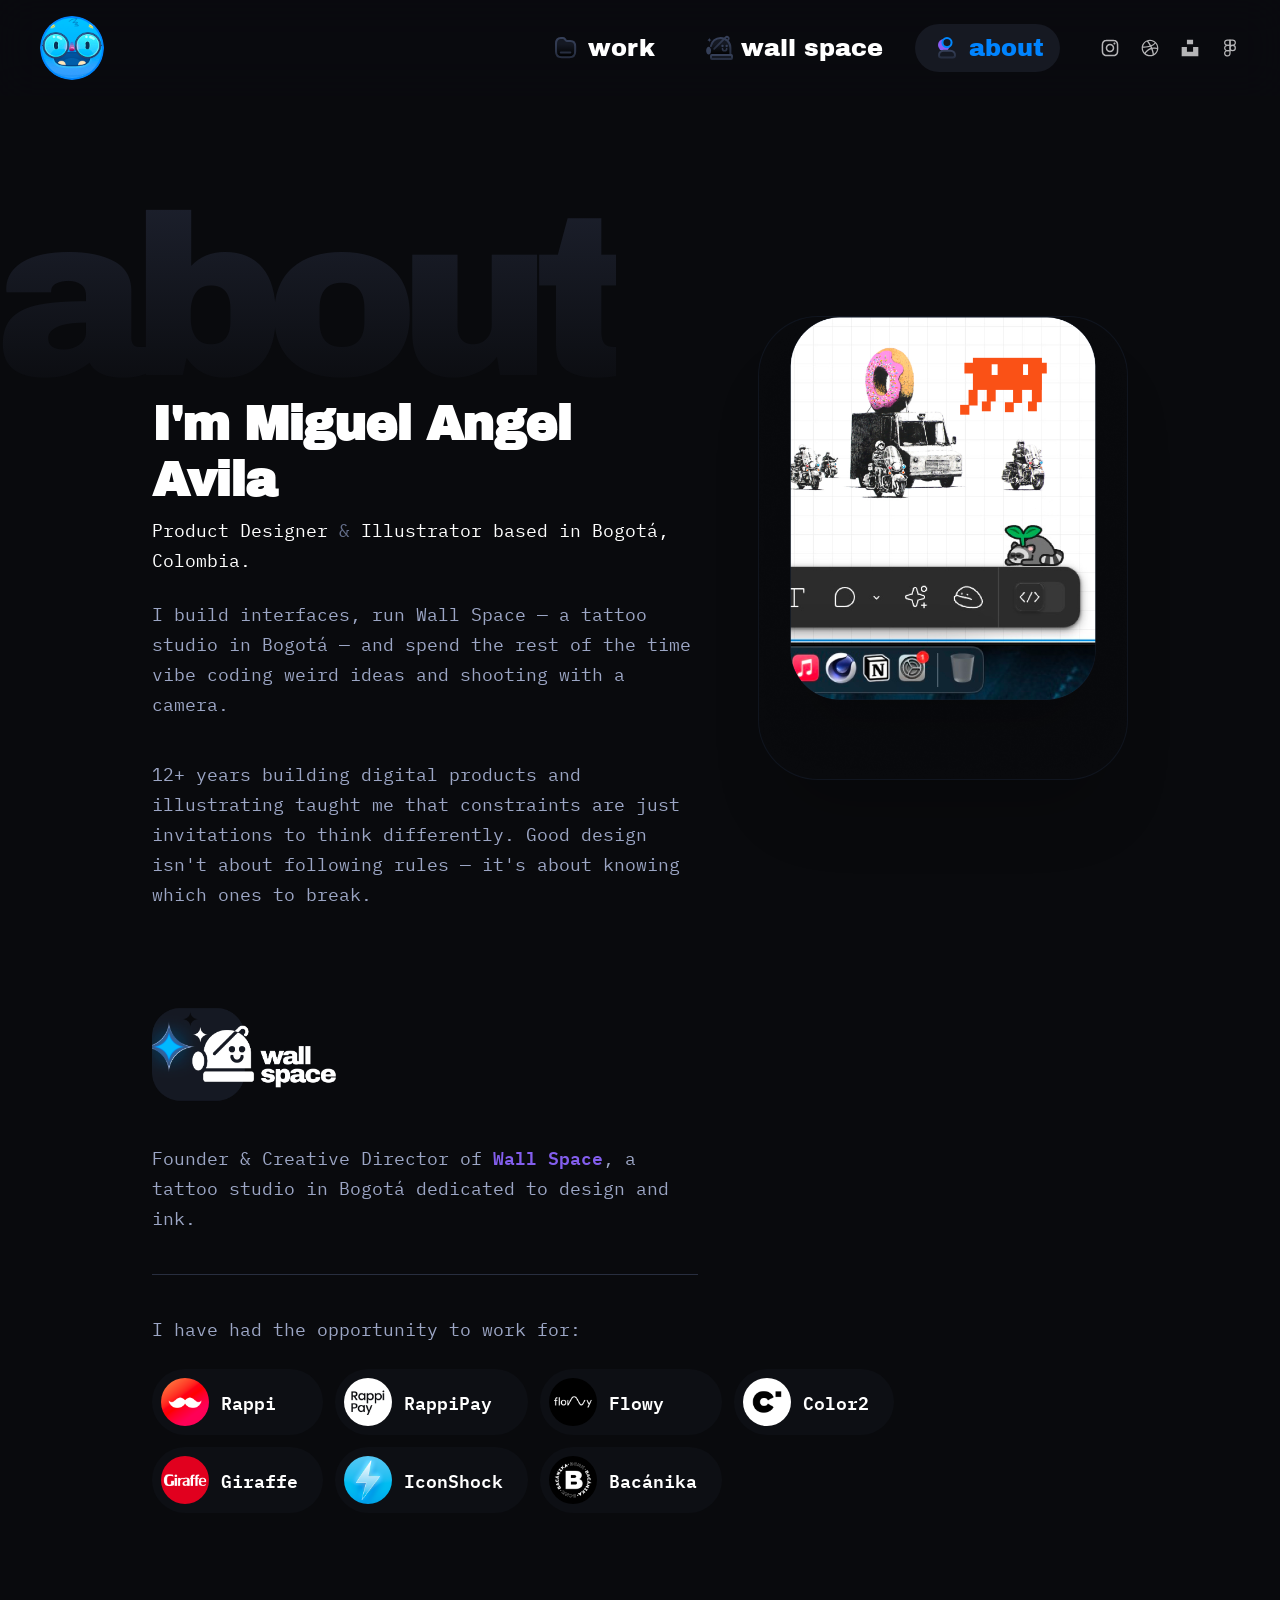
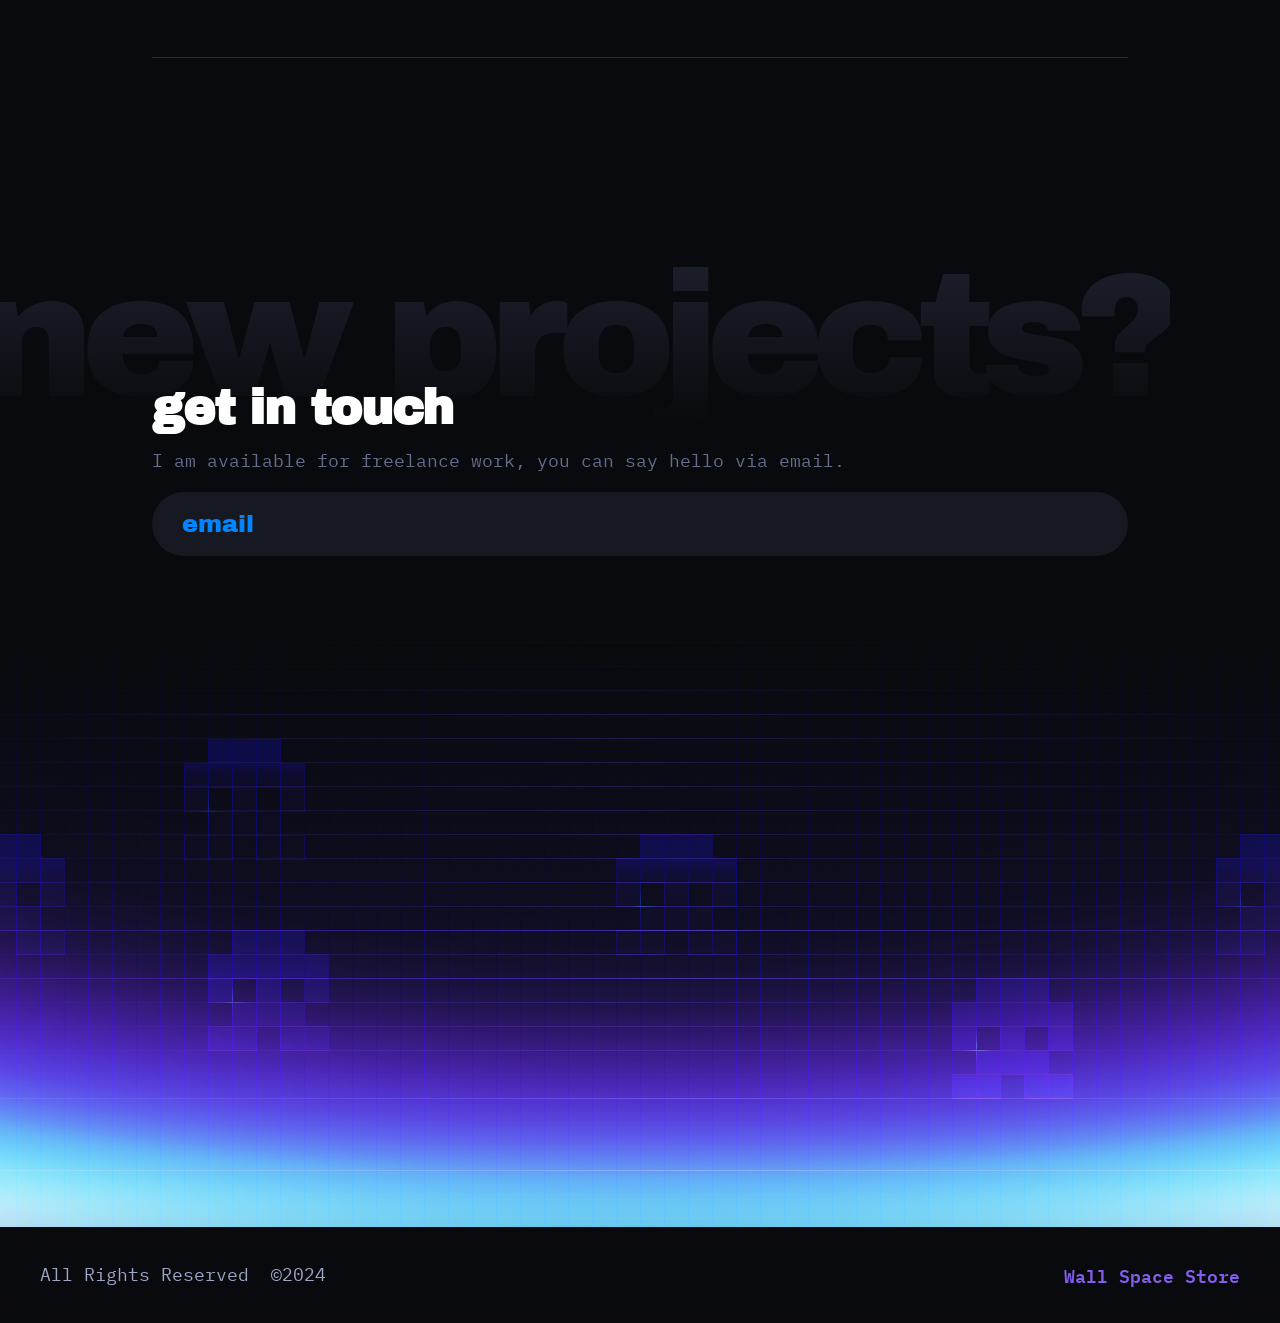
<file: about.html>
<!DOCTYPE html>
<html lang="en">
<head>
  <meta charset="UTF-8">
  <meta name="viewport" content="width=device-width, initial-scale=1.0">
  <title>About — miketopus</title>
  <link rel="stylesheet" href="css/styles.css">
  <script src="js/components/site-header.js" defer></script>
  <script src="js/components/site-footer.js" defer></script>
</head>
<body class="page-about">

  <site-header page="about"></site-header>

  <!-- ─── About Hero ───────────────────────────────────────────── -->
  <section class="about-hero">
    <p class="ghost-text about-ghost-text" aria-hidden="true">about</p>

    <div class="about-hero-content">
      <h1>I'm Miguel Angel Avila</h1>

      <p class="about-role">
        <span class="text-strong">Product Designer</span>
        <span> &amp; </span>
        <span class="text-strong">Illustrator based in Bogotá, Colombia.</span>
      </p>

      <p class="about-bio">
        I build interfaces, run <a href="wall-space.html">Wall Space</a> — a tattoo studio in Bogotá — and spend the rest of the time vibe coding weird ideas and shooting with a camera.
      </p>

      <p class="about-bio">
        12+ years building digital products and illustrating taught me that constraints are just invitations to think differently. Good design isn't about following rules — it's about knowing which ones to break.
      </p>

      <div class="about-wallspace-badge">
        <img src="assets/parche-wSpace.png" alt="Wall Space patch" class="about-parche">
      </div>

      <p class="about-team-text">
        Founder &amp; Creative Director of <a href="wall-space.html">Wall Space</a>,
        a tattoo studio in Bogotá dedicated to design and ink.
      </p>

      <hr class="about-divider">

      <p class="about-clients-label">I have had the opportunity to work for:</p>

      <div class="about-logos">
        <a class="logo-pill" href="#" target="_blank" rel="noopener noreferrer">
          <img src="assets/logos/_logo-rappi.png" alt="Rappi" class="logo-pill-img">
          <span>Rappi</span>
          <img src="assets/icons/external_link.svg" alt="" class="logo-pill-ext">
        </a>
        <a class="logo-pill" href="#" target="_blank" rel="noopener noreferrer">
          <img src="assets/logos/_logo-rappiPay.png" alt="RappiPay" class="logo-pill-img">
          <span>RappiPay</span>
          <img src="assets/icons/external_link.svg" alt="" class="logo-pill-ext">
        </a>
        <a class="logo-pill" href="#" target="_blank" rel="noopener noreferrer">
          <img src="assets/logos/_logo-flowy.png" alt="Flowy" class="logo-pill-img">
          <span>Flowy</span>
          <img src="assets/icons/external_link.svg" alt="" class="logo-pill-ext">
        </a>
        <a class="logo-pill" href="#" target="_blank" rel="noopener noreferrer">
          <img src="assets/logos/_logo-color-2.png" alt="Color2" class="logo-pill-img">
          <span>Color2</span>
          <img src="assets/icons/external_link.svg" alt="" class="logo-pill-ext">
        </a>
        <a class="logo-pill" href="#" target="_blank" rel="noopener noreferrer">
          <img src="assets/logos/_logo-giraffe.png" alt="Giraffe" class="logo-pill-img">
          <span>Giraffe</span>
          <img src="assets/icons/external_link.svg" alt="" class="logo-pill-ext">
        </a>
        <a class="logo-pill" href="#" target="_blank" rel="noopener noreferrer">
          <img src="assets/logos/_logo-iconshock.png" alt="IconShock" class="logo-pill-img">
          <span>IconShock</span>
          <img src="assets/icons/external_link.svg" alt="" class="logo-pill-ext">
        </a>
        <a class="logo-pill" href="#" target="_blank" rel="noopener noreferrer">
          <img src="assets/logos/_logo-bacanika.png" alt="Bacánika" class="logo-pill-img">
          <span>Bacánika</span>
          <img src="assets/icons/external_link.svg" alt="" class="logo-pill-ext">
        </a>
      </div>
    </div>

    <div class="about-photo">
      <img src="assets/photo-about.png" alt="Miguel Angel Avila">
    </div>
  </section>

  <hr class="about-bottom-divider">

  <!-- ─── CTA ─────────────────────────────────────────────────── -->
  <section class="section-new-projects" aria-labelledby="cta-heading-about">
    <p class="ghost-text ghost-text--np" aria-hidden="true">new projects?</p>
    <div class="new-projects-content">
      <div class="np-text-group">
        <h2 id="cta-heading-about">get in touch</h2>
        <p>I am available for freelance work, you can say hello via email.</p>
      </div>
      <a href="mailto:hello@miketopus.com" class="btn-pill">email</a>
    </div>
  </section>

  <site-footer></site-footer>

</body>
</html>
</file>
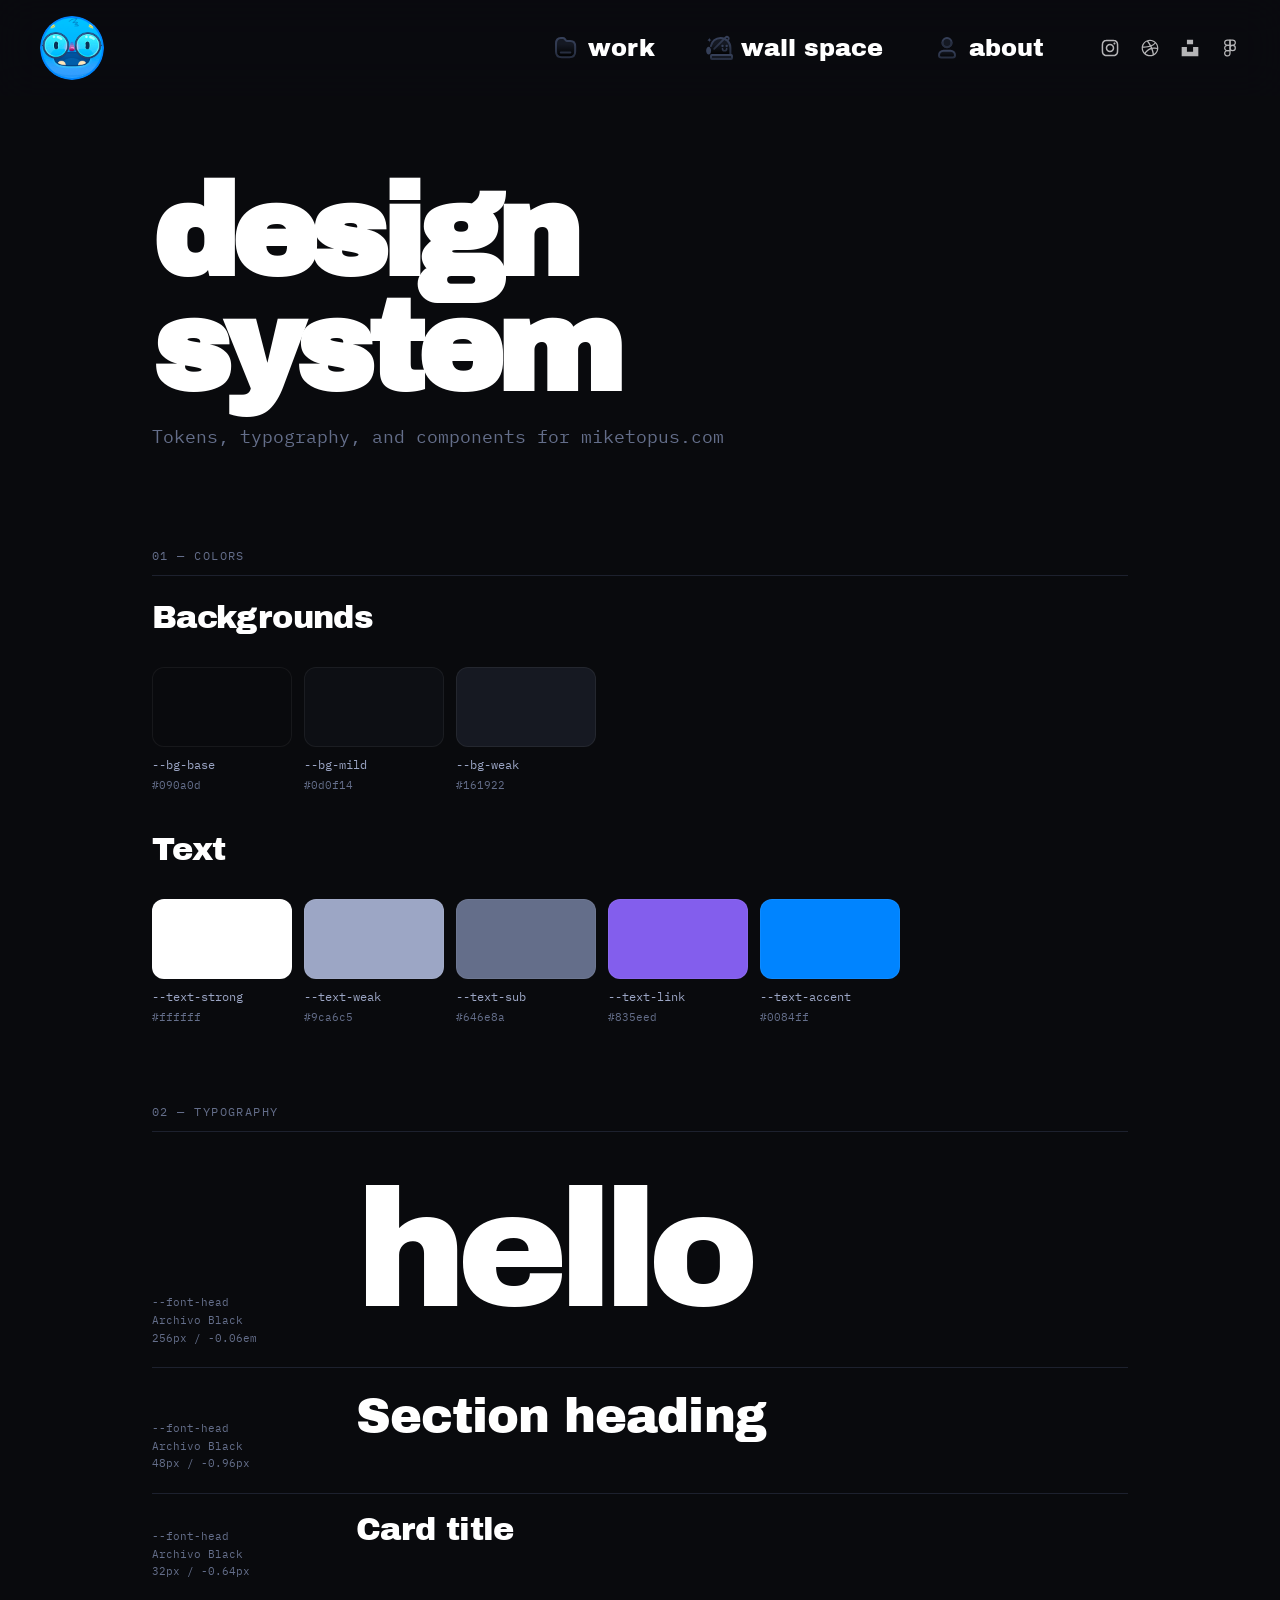
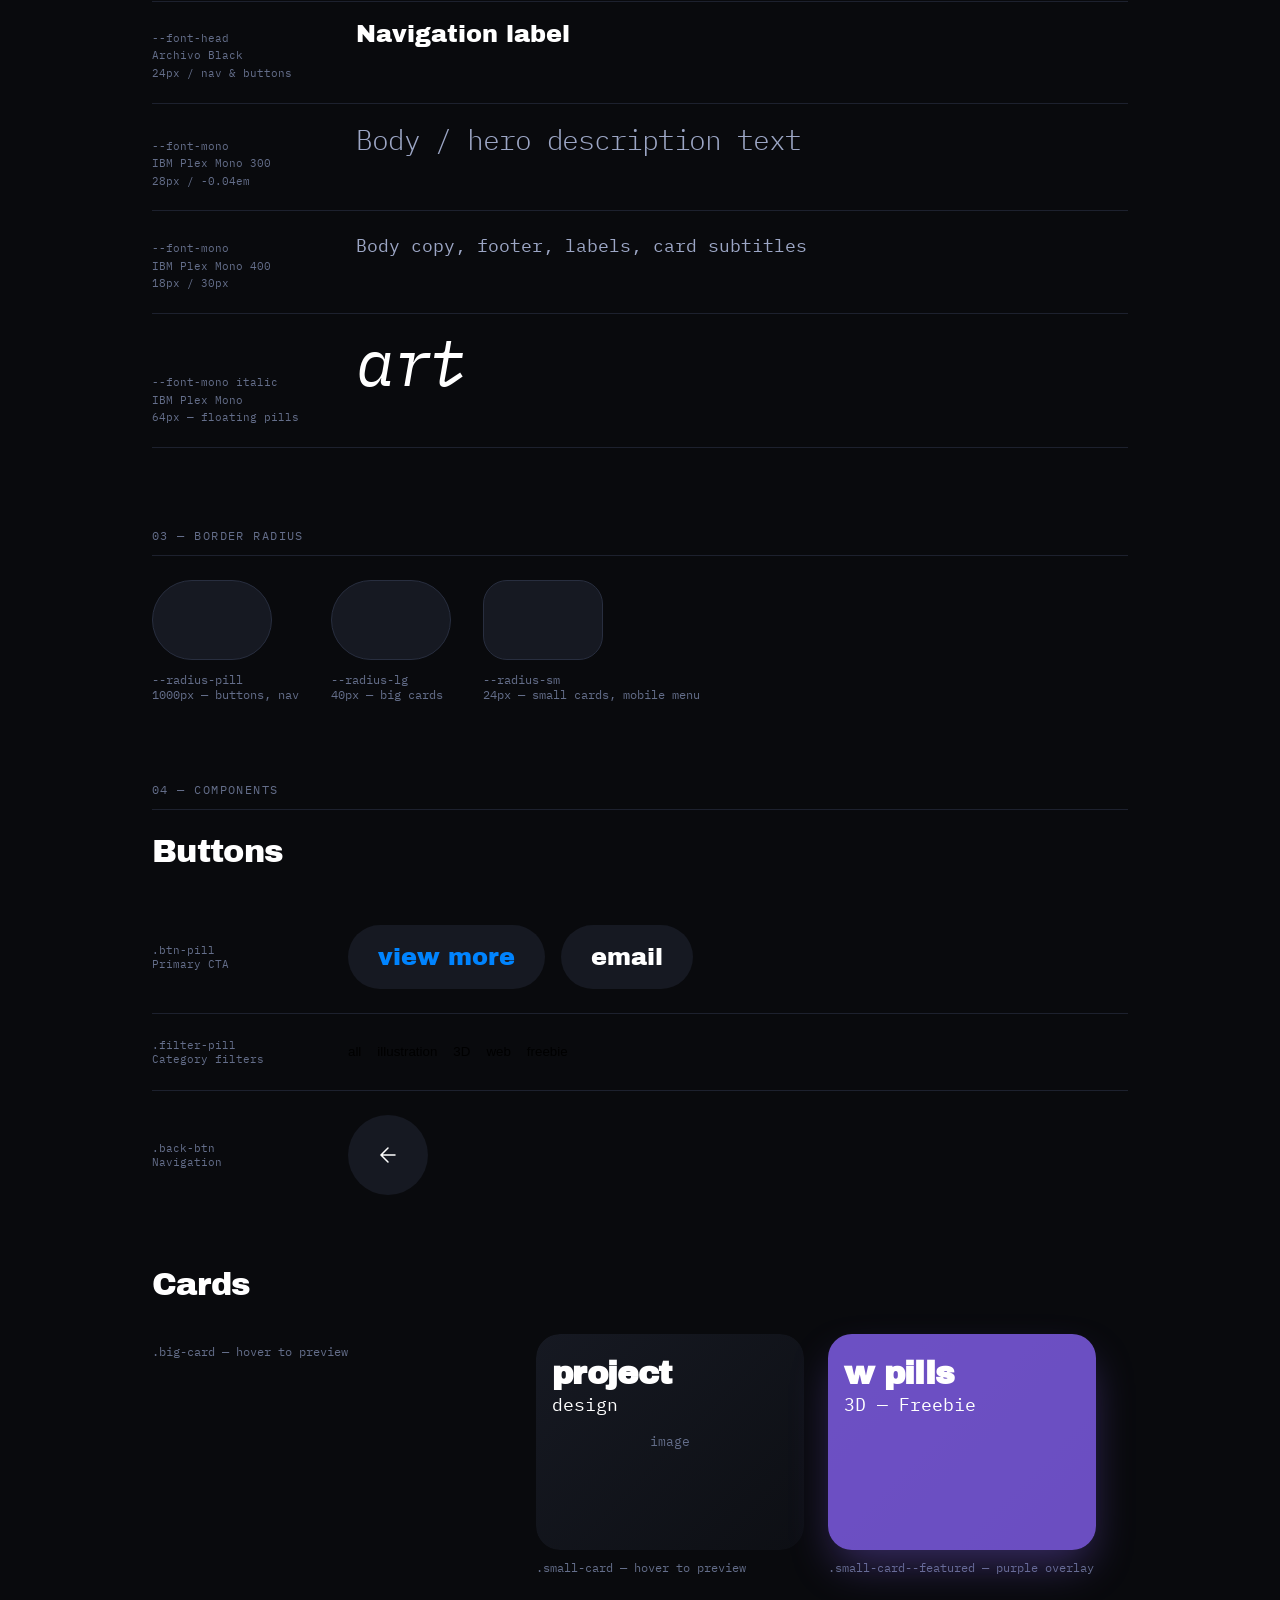
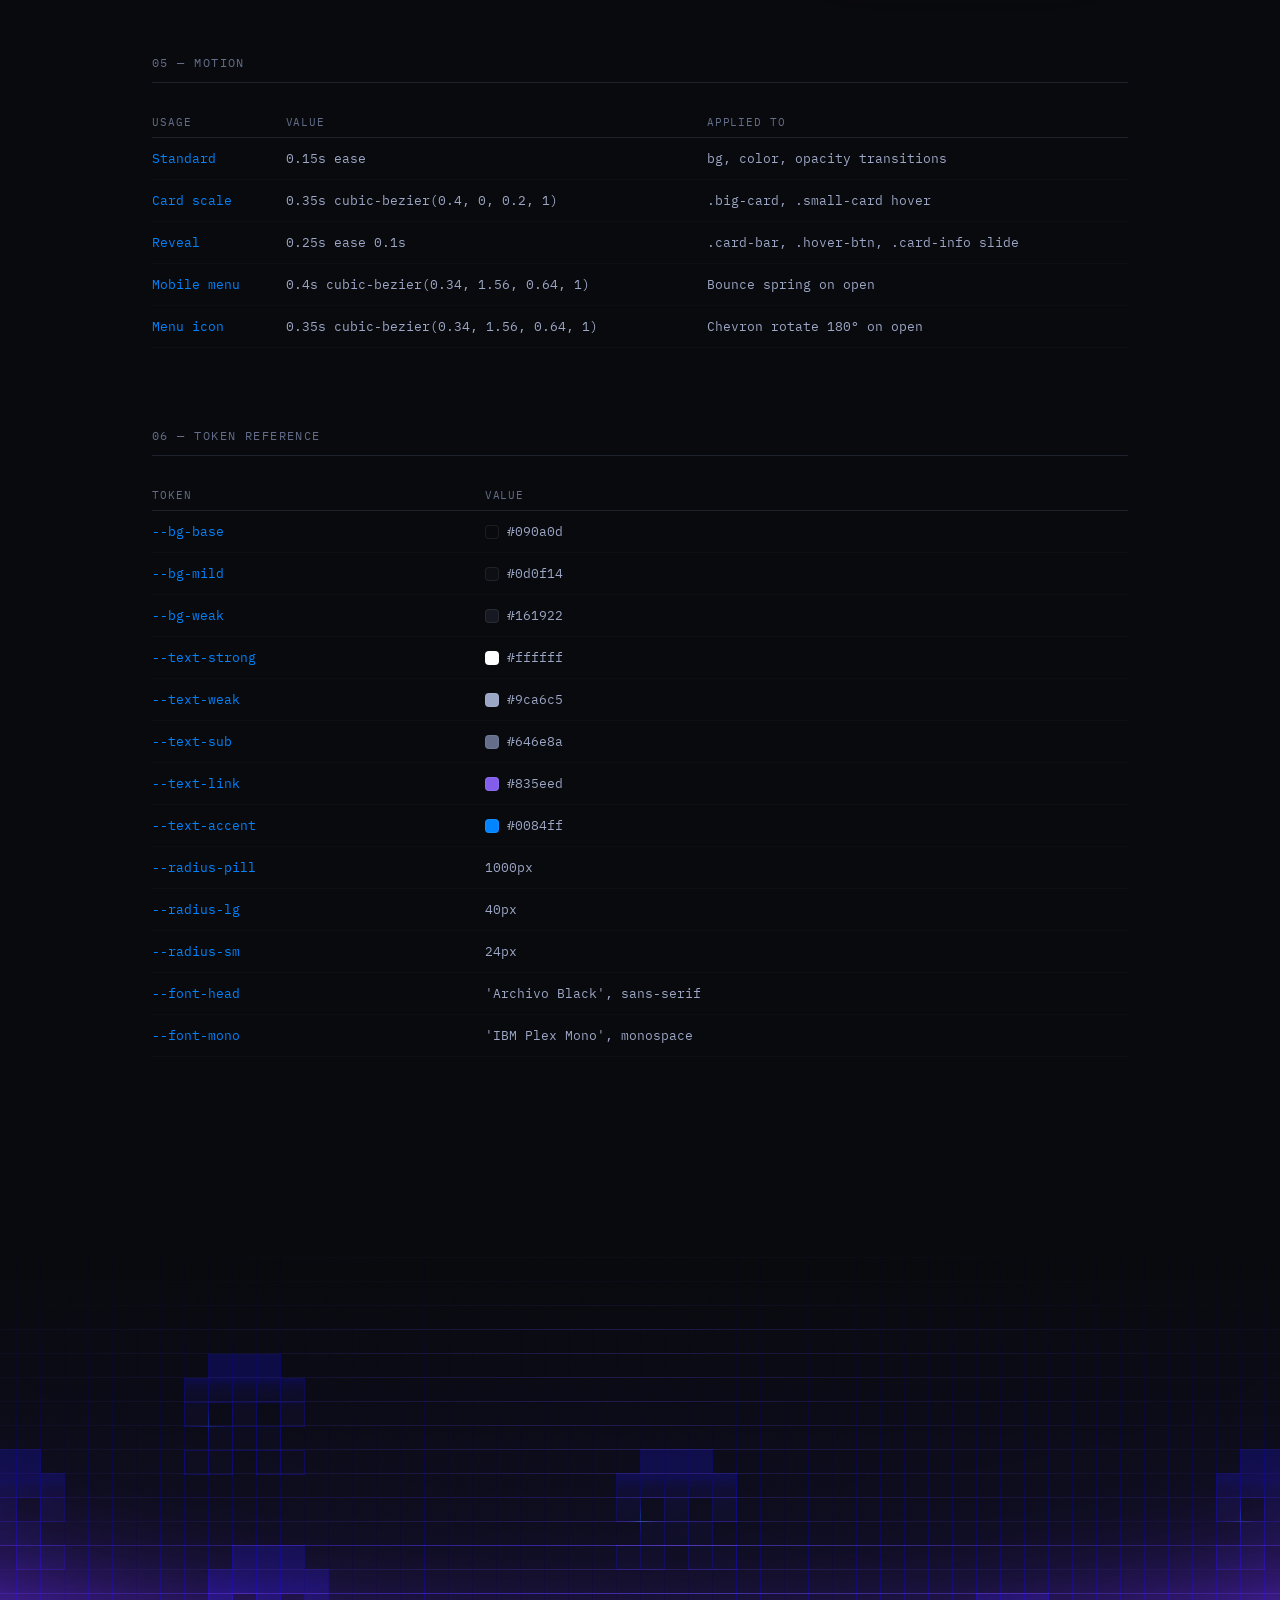
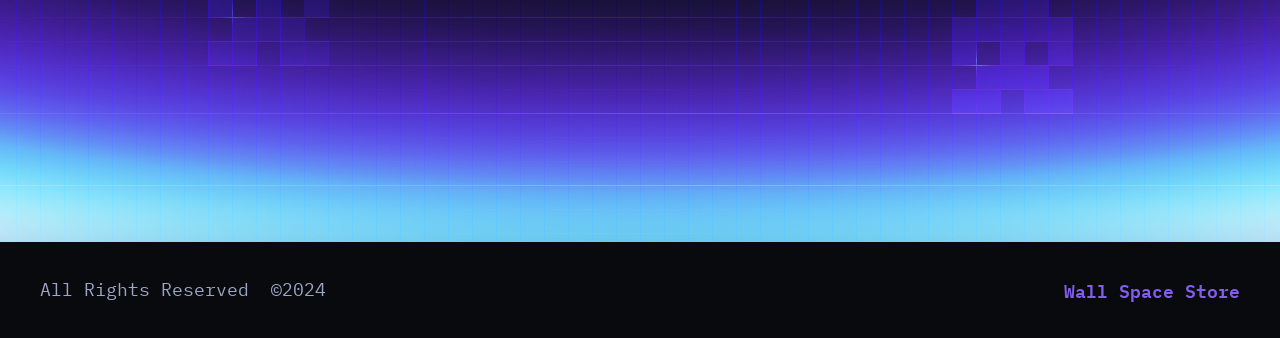
<file: ds.html>
<!DOCTYPE html>
<html lang="en">
<head>
  <meta charset="UTF-8">
  <meta name="viewport" content="width=device-width, initial-scale=1.0">
  <title>Design System — miketopus</title>
  <link rel="stylesheet" href="css/styles.css">
  <script src="js/components/site-header.js" defer></script>
  <script src="js/components/site-footer.js" defer></script>
  <style>
    /* ─── DS Page Layout ─────────────────────────────────────────── */
    .ds-page { padding: 80px 152px 120px; }

    .ds-hero { margin-bottom: 96px; }
    .ds-hero h1 {
      font-family: var(--font-head);
      font-size: clamp(64px, 10vw, 160px);
      line-height: 0.9;
      letter-spacing: -0.05em;
      color: var(--text-strong);
    }
    .ds-hero p {
      font-size: 18px;
      line-height: 30px;
      color: var(--text-sub);
      margin-top: 16px;
    }

    .ds-section { margin-bottom: 80px; }
    .ds-section-label {
      font-size: 12px;
      letter-spacing: 0.12em;
      text-transform: uppercase;
      color: var(--text-sub);
      margin-bottom: 24px;
      padding-bottom: 12px;
      border-bottom: 1px solid #1d212e;
    }
    .ds-section-title {
      font-family: var(--font-head);
      font-size: 32px;
      letter-spacing: -0.64px;
      color: var(--text-strong);
      margin-bottom: 32px;
    }

    /* ─── Color Swatches ─────────────────────────────────────────── */
    .ds-swatches {
      display: flex;
      flex-wrap: wrap;
      gap: 12px;
    }
    .ds-swatch {
      display: flex;
      flex-direction: column;
      gap: 10px;
      width: 140px;
    }
    .ds-swatch-color {
      height: 80px;
      border-radius: 12px;
      border: 1px solid rgba(255,255,255,0.06);
    }
    .ds-swatch-name {
      font-family: var(--font-mono);
      font-size: 12px;
      color: var(--text-weak);
    }
    .ds-swatch-value {
      font-family: var(--font-mono);
      font-size: 11px;
      color: var(--text-sub);
      margin-top: -4px;
    }

    /* ─── Typography ─────────────────────────────────────────────── */
    .ds-type-row {
      display: flex;
      align-items: baseline;
      gap: 24px;
      padding: 20px 0;
      border-bottom: 1px solid #1d212e;
    }
    .ds-type-meta {
      width: 180px;
      flex-shrink: 0;
      font-family: var(--font-mono);
      font-size: 11px;
      color: var(--text-sub);
      line-height: 1.6;
    }

    /* ─── Radius ─────────────────────────────────────────────────── */
    .ds-radius-row {
      display: flex;
      gap: 32px;
      flex-wrap: wrap;
    }
    .ds-radius-item {
      display: flex;
      flex-direction: column;
      align-items: flex-start;
      gap: 12px;
    }
    .ds-radius-box {
      width: 120px;
      height: 80px;
      background: var(--bg-weak);
      border: 1px solid #282e3f;
    }
    .ds-radius-label {
      font-family: var(--font-mono);
      font-size: 12px;
      color: var(--text-sub);
    }

    /* ─── Components ─────────────────────────────────────────────── */
    .ds-component-row {
      display: flex;
      align-items: center;
      flex-wrap: wrap;
      gap: 16px;
      padding: 24px 0;
      border-bottom: 1px solid #1d212e;
    }
    .ds-component-label {
      width: 180px;
      flex-shrink: 0;
      font-family: var(--font-mono);
      font-size: 11px;
      color: var(--text-sub);
    }

    /* ─── Card Previews ──────────────────────────────────────────── */
    .ds-cards-row {
      display: flex;
      gap: 24px;
      flex-wrap: wrap;
      align-items: flex-start;
    }
    .ds-card-wrap {
      display: flex;
      flex-direction: column;
      gap: 10px;
    }
    .ds-card-wrap .ds-swatch-name {
      font-family: var(--font-mono);
      font-size: 12px;
      color: var(--text-sub);
    }

    /* ─── Token Table ────────────────────────────────────────────── */
    .ds-token-table {
      width: 100%;
      border-collapse: collapse;
      font-family: var(--font-mono);
      font-size: 13px;
    }
    .ds-token-table th {
      text-align: left;
      padding: 8px 16px 8px 0;
      border-bottom: 1px solid #1d212e;
      color: var(--text-sub);
      font-size: 11px;
      letter-spacing: 0.08em;
      text-transform: uppercase;
      font-weight: 400;
    }
    .ds-token-table td {
      padding: 12px 16px 12px 0;
      border-bottom: 1px solid #0d0f14;
      color: var(--text-weak);
      vertical-align: middle;
    }
    .ds-token-table td:first-child { color: var(--text-accent); }
    .ds-token-chip {
      display: inline-block;
      width: 14px;
      height: 14px;
      border-radius: 4px;
      vertical-align: middle;
      margin-right: 8px;
      border: 1px solid rgba(255,255,255,0.08);
    }

    @media (max-width: 900px) {
      .ds-page { padding: 48px 24px 80px; }
      .ds-component-label { width: 100%; }
    }
  </style>
</head>
<body class="page-home">

  <site-header page=""></site-header>

  <div class="ds-page">

    <!-- ─── Hero ──────────────────────────────────────────────── -->
    <div class="ds-hero">
      <h1>design<br>system</h1>
      <p>Tokens, typography, and components for miketopus.com</p>
    </div>

    <!-- ─── 01 · Colors ───────────────────────────────────────── -->
    <section class="ds-section">
      <p class="ds-section-label">01 — Colors</p>

      <p class="ds-section-title">Backgrounds</p>
      <div class="ds-swatches" style="margin-bottom:40px">
        <div class="ds-swatch">
          <div class="ds-swatch-color" style="background:#090a0d"></div>
          <span class="ds-swatch-name">--bg-base</span>
          <span class="ds-swatch-value">#090a0d</span>
        </div>
        <div class="ds-swatch">
          <div class="ds-swatch-color" style="background:#0d0f14"></div>
          <span class="ds-swatch-name">--bg-mild</span>
          <span class="ds-swatch-value">#0d0f14</span>
        </div>
        <div class="ds-swatch">
          <div class="ds-swatch-color" style="background:#161922"></div>
          <span class="ds-swatch-name">--bg-weak</span>
          <span class="ds-swatch-value">#161922</span>
        </div>
      </div>

      <p class="ds-section-title">Text</p>
      <div class="ds-swatches">
        <div class="ds-swatch">
          <div class="ds-swatch-color" style="background:#ffffff"></div>
          <span class="ds-swatch-name">--text-strong</span>
          <span class="ds-swatch-value">#ffffff</span>
        </div>
        <div class="ds-swatch">
          <div class="ds-swatch-color" style="background:#9ca6c5"></div>
          <span class="ds-swatch-name">--text-weak</span>
          <span class="ds-swatch-value">#9ca6c5</span>
        </div>
        <div class="ds-swatch">
          <div class="ds-swatch-color" style="background:#646e8a"></div>
          <span class="ds-swatch-name">--text-sub</span>
          <span class="ds-swatch-value">#646e8a</span>
        </div>
        <div class="ds-swatch">
          <div class="ds-swatch-color" style="background:#835eed"></div>
          <span class="ds-swatch-name">--text-link</span>
          <span class="ds-swatch-value">#835eed</span>
        </div>
        <div class="ds-swatch">
          <div class="ds-swatch-color" style="background:#0084ff"></div>
          <span class="ds-swatch-name">--text-accent</span>
          <span class="ds-swatch-value">#0084ff</span>
        </div>
      </div>
    </section>

    <!-- ─── 02 · Typography ───────────────────────────────────── -->
    <section class="ds-section">
      <p class="ds-section-label">02 — Typography</p>

      <div class="ds-type-row">
        <div class="ds-type-meta">
          --font-head<br>
          Archivo Black<br>
          256px / -0.06em
        </div>
        <span style="font-family:var(--font-head);font-size:clamp(64px,13vw,256px);line-height:0.9;letter-spacing:-0.06em;color:var(--text-strong)">hello</span>
      </div>

      <div class="ds-type-row">
        <div class="ds-type-meta">
          --font-head<br>
          Archivo Black<br>
          48px / -0.96px
        </div>
        <span style="font-family:var(--font-head);font-size:48px;line-height:56px;letter-spacing:-0.96px;color:var(--text-strong)">Section heading</span>
      </div>

      <div class="ds-type-row">
        <div class="ds-type-meta">
          --font-head<br>
          Archivo Black<br>
          32px / -0.64px
        </div>
        <span style="font-family:var(--font-head);font-size:32px;line-height:32px;letter-spacing:-0.64px;color:var(--text-strong)">Card title</span>
      </div>

      <div class="ds-type-row">
        <div class="ds-type-meta">
          --font-head<br>
          Archivo Black<br>
          24px / nav &amp; buttons
        </div>
        <span style="font-family:var(--font-head);font-size:24px;line-height:24px;color:var(--text-strong)">Navigation label</span>
      </div>

      <div class="ds-type-row">
        <div class="ds-type-meta">
          --font-mono<br>
          IBM Plex Mono 300<br>
          28px / -0.04em
        </div>
        <span style="font-family:var(--font-mono);font-weight:300;font-size:28px;line-height:32px;letter-spacing:-0.04em;color:var(--text-weak)">Body / hero description text</span>
      </div>

      <div class="ds-type-row">
        <div class="ds-type-meta">
          --font-mono<br>
          IBM Plex Mono 400<br>
          18px / 30px
        </div>
        <span style="font-family:var(--font-mono);font-size:18px;line-height:30px;color:var(--text-weak)">Body copy, footer, labels, card subtitles</span>
      </div>

      <div class="ds-type-row">
        <div class="ds-type-meta">
          --font-mono italic<br>
          IBM Plex Mono<br>
          64px — floating pills
        </div>
        <span style="font-family:var(--font-mono);font-style:italic;font-size:64px;line-height:56px;letter-spacing:-1.28px;color:var(--text-strong)">art</span>
      </div>
    </section>

    <!-- ─── 03 · Radius ───────────────────────────────────────── -->
    <section class="ds-section">
      <p class="ds-section-label">03 — Border Radius</p>
      <div class="ds-radius-row">
        <div class="ds-radius-item">
          <div class="ds-radius-box" style="border-radius:var(--radius-pill)"></div>
          <span class="ds-radius-label">--radius-pill<br>1000px — buttons, nav</span>
        </div>
        <div class="ds-radius-item">
          <div class="ds-radius-box" style="border-radius:var(--radius-lg)"></div>
          <span class="ds-radius-label">--radius-lg<br>40px — big cards</span>
        </div>
        <div class="ds-radius-item">
          <div class="ds-radius-box" style="border-radius:var(--radius-sm)"></div>
          <span class="ds-radius-label">--radius-sm<br>24px — small cards, mobile menu</span>
        </div>
      </div>
    </section>

    <!-- ─── 04 · Components ───────────────────────────────────── -->
    <section class="ds-section">
      <p class="ds-section-label">04 — Components</p>

      <!-- Buttons -->
      <p class="ds-section-title">Buttons</p>

      <div class="ds-component-row">
        <span class="ds-component-label">.btn-pill<br>Primary CTA</span>
        <a class="btn-pill">view more</a>
        <a class="btn-pill" style="color:var(--text-strong)">email</a>
      </div>

      <div class="ds-component-row">
        <span class="ds-component-label">.filter-pill<br>Category filters</span>
        <button class="filter-pill active">all</button>
        <button class="filter-pill">illustration</button>
        <button class="filter-pill">3D</button>
        <button class="filter-pill">web</button>
        <button class="filter-pill">freebie</button>
      </div>

      <div class="ds-component-row" style="border-bottom:none">
        <span class="ds-component-label">.back-btn<br>Navigation</span>
        <a class="back-btn" aria-label="Back">
          <svg viewBox="0 0 24 24" fill="none" stroke="white" stroke-width="1.5" stroke-linecap="round">
            <path d="M19 12H5M12 5l-7 7 7 7"/>
          </svg>
        </a>
      </div>

      <!-- Cards -->
      <p class="ds-section-title" style="margin-top:48px">Cards</p>
      <div class="ds-cards-row">

        <div class="ds-card-wrap">
          <div class="big-card" style="position:relative;width:360px;height:260px">
            <div style="position:absolute;inset:0;background:linear-gradient(135deg,#161922 0%,#0d0f14 100%);border-radius:var(--radius-lg)"></div>
            <div style="position:absolute;inset:0;display:flex;align-items:center;justify-content:center;color:var(--text-sub);font-family:var(--font-mono);font-size:13px">image</div>
            <div class="card-bar">
              <div class="card-info">
                <h3>project title</h3>
                <p>category</p>
              </div>
            </div>
          </div>
          <span class="ds-swatch-name">.big-card — hover to preview</span>
        </div>

        <div class="ds-card-wrap">
          <div class="small-card" style="position:relative;width:268px;height:216px">
            <div style="position:absolute;inset:0;background:linear-gradient(135deg,#161922 0%,#0d0f14 100%);border-radius:var(--radius-sm)"></div>
            <div style="position:absolute;inset:0;display:flex;align-items:center;justify-content:center;color:var(--text-sub);font-family:var(--font-mono);font-size:13px">image</div>
            <div class="small-card-info">
              <h3>project</h3>
              <p>design</p>
            </div>
          </div>
          <span class="ds-swatch-name">.small-card — hover to preview</span>
        </div>

        <div class="ds-card-wrap">
          <div class="small-card small-card--featured" style="position:relative;width:268px;height:216px">
            <div style="position:absolute;inset:0;background:linear-gradient(135deg,#161922 0%,#0d0f14 100%);border-radius:var(--radius-sm)"></div>
            <div class="card-overlay"></div>
            <div class="card-content-featured">
              <h3>w pills</h3>
              <p>3D — Freebie</p>
            </div>
          </div>
          <span class="ds-swatch-name">.small-card--featured — purple overlay</span>
        </div>

      </div>
    </section>

    <!-- ─── 05 · Motion ───────────────────────────────────────── -->
    <section class="ds-section">
      <p class="ds-section-label">05 — Motion</p>
      <table class="ds-token-table">
        <thead>
          <tr>
            <th>Usage</th>
            <th>Value</th>
            <th>Applied to</th>
          </tr>
        </thead>
        <tbody>
          <tr>
            <td>Standard</td>
            <td>0.15s ease</td>
            <td>bg, color, opacity transitions</td>
          </tr>
          <tr>
            <td>Card scale</td>
            <td>0.35s cubic-bezier(0.4, 0, 0.2, 1)</td>
            <td>.big-card, .small-card hover</td>
          </tr>
          <tr>
            <td>Reveal</td>
            <td>0.25s ease 0.1s</td>
            <td>.card-bar, .hover-btn, .card-info slide</td>
          </tr>
          <tr>
            <td>Mobile menu</td>
            <td>0.4s cubic-bezier(0.34, 1.56, 0.64, 1)</td>
            <td>Bounce spring on open</td>
          </tr>
          <tr>
            <td>Menu icon</td>
            <td>0.35s cubic-bezier(0.34, 1.56, 0.64, 1)</td>
            <td>Chevron rotate 180° on open</td>
          </tr>
        </tbody>
      </table>
    </section>

    <!-- ─── 06 · All Tokens ───────────────────────────────────── -->
    <section class="ds-section">
      <p class="ds-section-label">06 — Token Reference</p>
      <table class="ds-token-table">
        <thead>
          <tr>
            <th>Token</th>
            <th>Value</th>
          </tr>
        </thead>
        <tbody>
          <tr><td>--bg-base</td><td><span class="ds-token-chip" style="background:#090a0d"></span>#090a0d</td></tr>
          <tr><td>--bg-mild</td><td><span class="ds-token-chip" style="background:#0d0f14"></span>#0d0f14</td></tr>
          <tr><td>--bg-weak</td><td><span class="ds-token-chip" style="background:#161922"></span>#161922</td></tr>
          <tr><td>--text-strong</td><td><span class="ds-token-chip" style="background:#ffffff"></span>#ffffff</td></tr>
          <tr><td>--text-weak</td><td><span class="ds-token-chip" style="background:#9ca6c5"></span>#9ca6c5</td></tr>
          <tr><td>--text-sub</td><td><span class="ds-token-chip" style="background:#646e8a"></span>#646e8a</td></tr>
          <tr><td>--text-link</td><td><span class="ds-token-chip" style="background:#835eed"></span>#835eed</td></tr>
          <tr><td>--text-accent</td><td><span class="ds-token-chip" style="background:#0084ff"></span>#0084ff</td></tr>
          <tr><td>--radius-pill</td><td>1000px</td></tr>
          <tr><td>--radius-lg</td><td>40px</td></tr>
          <tr><td>--radius-sm</td><td>24px</td></tr>
          <tr><td>--font-head</td><td>'Archivo Black', sans-serif</td></tr>
          <tr><td>--font-mono</td><td>'IBM Plex Mono', monospace</td></tr>
        </tbody>
      </table>
    </section>

  </div>

  <site-footer></site-footer>

</body>
</html>
</file>
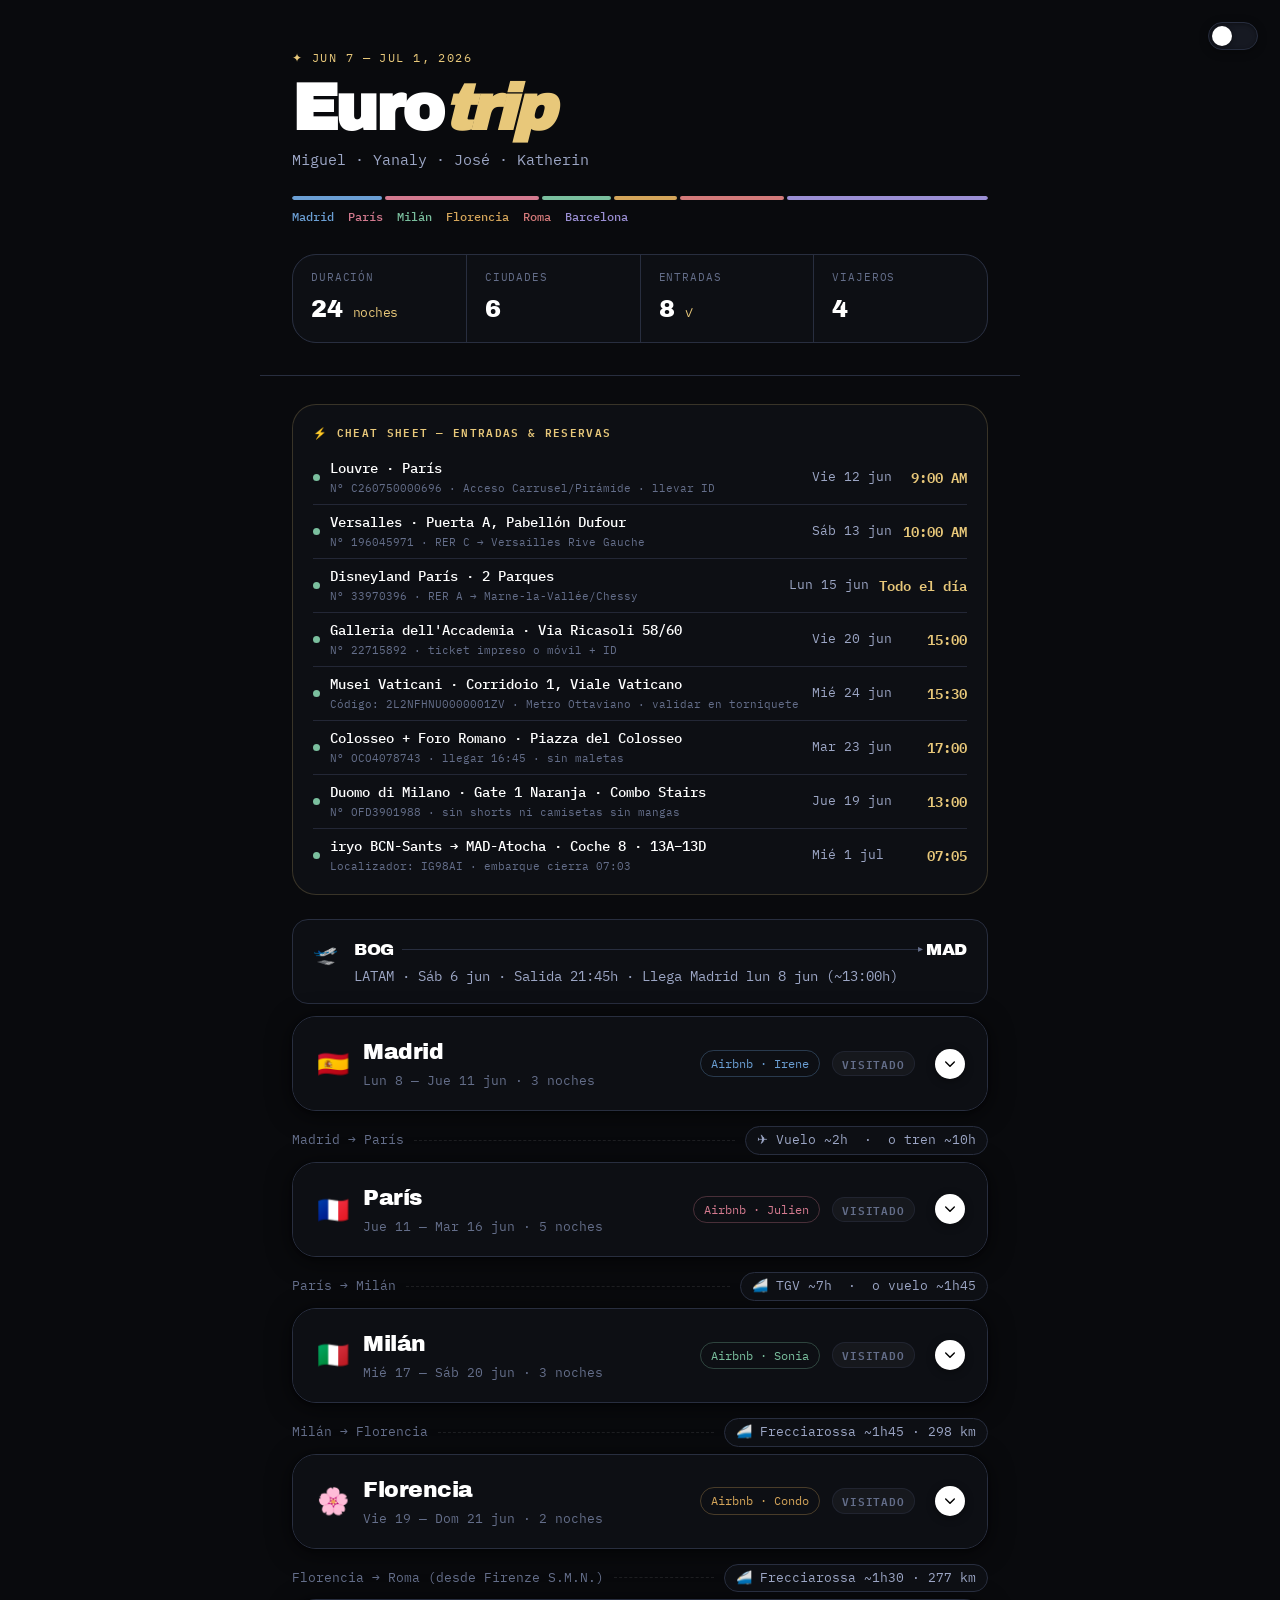
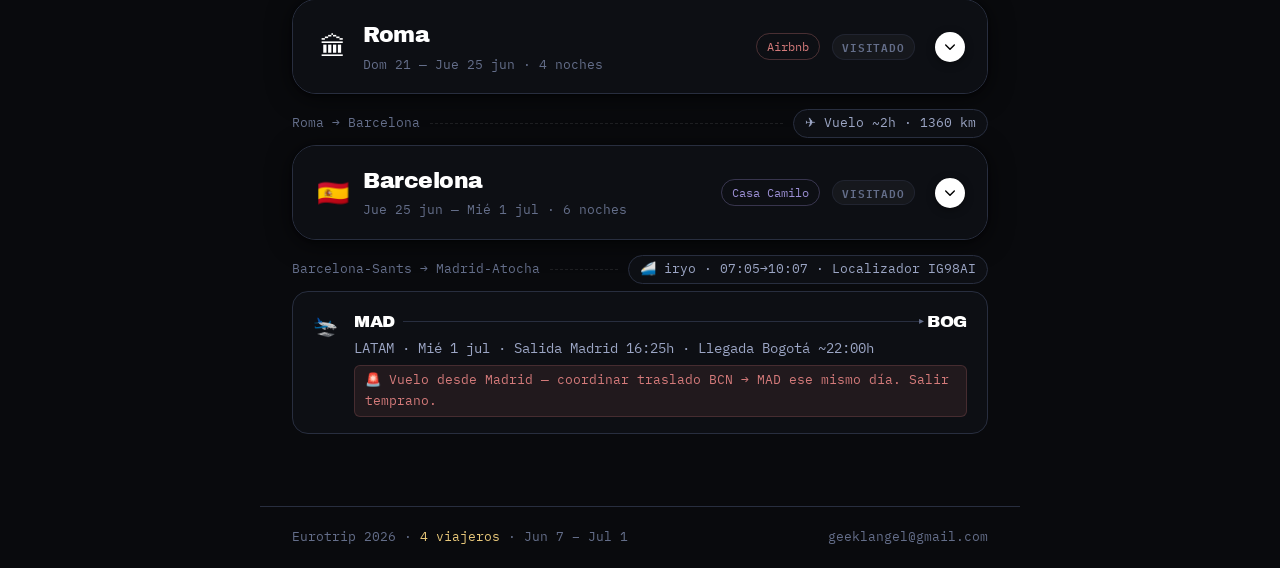
<file: eurotrip-2026.html>
<!DOCTYPE html>
<html lang="es">
<head>
<meta charset="UTF-8">
<meta name="viewport" content="width=device-width, initial-scale=1.0">
<title>Eurotrip 2026 · Miguel & Co.</title>
<style>
@import url('https://fonts.googleapis.com/css2?family=Archivo+Black:ital@0;1&family=IBM+Plex+Mono:ital,wght@0,300;0,400;0,600;1,400&display=swap');
:root {
  --bg:#090a0d; --bg2:#0d0f14; --bg3:#161922;
  --border:rgba(40,46,63,0.6); --border2:#282e3f;
  --text:#ffffff; --text2:#9ca6c5; --text3:#646e8a;
  --accent:#e8c87a; --blue:#6b9fd4; --pink:#d47a8f;
  --green:#7abf9e; --amber:#d4a55a; --red:#d47a7a; --purple:#9b8fd4;
  --font-head:'Archivo Black',sans-serif;
  --font-mono:'IBM Plex Mono',monospace;
  --radius-pill:1000px; --radius-lg:40px; --radius-sm:24px;
}
*{box-sizing:border-box;margin:0;padding:0}
body{background:var(--bg);color:var(--text);font-family:var(--font-mono);font-size:16px;line-height:1.6;min-height:100vh}

/* TODAY BANNER */
#today-banner{
  position:sticky;top:0;z-index:100;
  background:var(--bg);
  border-bottom:1px solid var(--border2);
  padding:0;
  display:none;
}
.today-inner{
  max-width:760px;margin:0 auto;
  display:flex;align-items:center;gap:12px;
  padding:.75rem 2rem;
}
.today-pill{
  background:var(--accent);color:var(--bg);
  font-family:var(--font-mono);font-size:11px;font-weight:600;letter-spacing:.1em;text-transform:uppercase;
  padding:3px 10px;border-radius:var(--radius-pill);flex-shrink:0;
}
.today-event{flex:1}
.today-title{font-size:15px;font-weight:500;color:var(--text)}
.today-sub{font-size:13px;color:var(--text2)}
.today-countdown{
  font-family:var(--font-mono);font-size:13px;font-weight:400;
  background:rgba(40,46,63,0.8);
  padding:4px 12px;border-radius:var(--radius-pill);
  color:var(--accent);white-space:nowrap;
}
.today-countdown.urgent{background:rgba(212,122,122,0.15);color:var(--red)}

/* HERO */
.hero{padding:3rem 2rem 2rem;max-width:760px;margin:0 auto;border-bottom:1px solid var(--border2)}
.hero-eyebrow{font-family:var(--font-mono);font-size:12px;letter-spacing:.12em;text-transform:uppercase;color:var(--accent);margin-bottom:.75rem}
.hero-title{font-family:var(--font-head);font-size:clamp(40px,6vw,64px);line-height:.95;letter-spacing:-0.04em;margin-bottom:.5rem}
.hero-title em{font-style:italic;color:var(--accent)}
.hero-sub{font-size:15px;color:var(--text2);margin-bottom:1.5rem}
.prog-bar{display:flex;gap:3px;height:4px;border-radius:99px;overflow:hidden;margin-bottom:7px}
.prog-seg{height:100%;border-radius:99px}
.prog-labels{display:flex;gap:14px}
.prog-label{font-size:12px;font-weight:500}
.stats{display:grid;grid-template-columns:repeat(4,1fr);gap:1px;background:var(--border2);border:1px solid var(--border2);border-radius:var(--radius-sm);overflow:hidden;margin-top:1.75rem}
.stat{background:var(--bg2);padding:.875rem 1.125rem}
.stat-l{font-family:var(--font-mono);font-size:11px;color:var(--text3);margin-bottom:3px;text-transform:uppercase;letter-spacing:.08em}
.stat-v{font-family:var(--font-head);font-size:24px;letter-spacing:-0.02em;color:var(--text)}
.stat-v span{font-family:var(--font-mono);font-size:13px;font-weight:400;color:var(--accent);margin-left:3px}

/* MAIN */
.main{max-width:760px;margin:0 auto;padding:1.75rem 2rem}

/* CHEAT SHEET */
.cheatsheet{
  background:var(--bg2);border:1px solid rgba(232,200,122,0.2);
  border-radius:var(--radius-sm);padding:1.125rem 1.25rem;margin-bottom:1.5rem;
}
.cs-title{
  font-family:var(--font-mono);font-size:11px;font-weight:600;text-transform:uppercase;letter-spacing:.12em;
  color:var(--accent);margin-bottom:10px;display:flex;align-items:center;gap:6px;
}
.cs-row{
  display:flex;align-items:center;gap:10px;
  padding:6px 0;border-bottom:1px solid rgba(40,46,63,0.8);
  font-size:14px;
}
.cs-row:last-child{border-bottom:none;padding-bottom:0}
.cs-dot{width:7px;height:7px;border-radius:50%;background:var(--green);flex-shrink:0}
.cs-dot.pend{background:var(--text3)}
.cs-name{flex:1;color:var(--text);font-weight:500}
.cs-date{color:var(--text2);font-size:13px;white-space:nowrap;min-width:80px}
.cs-time{color:var(--accent);font-size:14px;font-weight:600;white-space:nowrap;min-width:65px;text-align:right}
.cs-code{font-size:11px;color:var(--text3);font-family:var(--font-mono);margin-top:1px}

/* FLIGHT */
.flight{display:flex;align-items:flex-start;gap:1rem;background:var(--bg2);border:1px solid var(--border2);border-radius:16px;padding:1rem 1.25rem;margin-bottom:.75rem}
.flight-icon{font-size:20px;flex-shrink:0;margin-top:2px}
.flight-body{flex:1}
.flight-route{display:flex;align-items:center;gap:8px;font-family:var(--font-head);font-size:17px;letter-spacing:-0.02em}
.flight-dash{flex:1;height:1px;background:var(--border2);position:relative}
.flight-dash::after{content:'▸';position:absolute;right:-5px;top:-8px;font-size:10px;color:var(--text3)}
.flight-meta{font-size:14px;color:var(--text2);margin-top:2px}
.flight-warn{font-size:13px;color:var(--red);margin-top:6px;padding:4px 10px;background:rgba(212,122,122,0.1);border:.5px solid rgba(212,122,122,0.2);border-radius:6px;display:inline-block}

/* CONNECTOR */
.connector{display:flex;align-items:center;gap:10px;padding:5px 0;margin:2px 0}
.conn-city{font-size:13px;color:var(--text3);white-space:nowrap}
.conn-line{flex:1;border-top:1px dashed rgba(255,255,255,0.09)}
.conn-badge{font-family:var(--font-mono);font-size:13px;color:var(--text2);background:var(--bg2);border:1px solid var(--border2);padding:3px 11px;border-radius:var(--radius-pill);white-space:nowrap}

/* CITY CARD */
.city{border:1px solid var(--border2);border-radius:var(--radius-sm);overflow:hidden;margin-bottom:10px;transition:box-shadow .25s, border-color .25s, transform .2s;box-shadow:0 4px 24px rgba(0,0,0,0.6),0 1px 3px rgba(0,0,0,0.4);background:var(--bg2)}
.city.active-city{border-color:rgba(232,200,122,0.4);box-shadow:0 6px 32px rgba(232,200,122,0.08),0 2px 8px rgba(0,0,0,0.5)}
.city:hover{border-color:#363d52;box-shadow:0 8px 36px rgba(0,0,0,0.65),0 2px 6px rgba(0,0,0,0.4);transform:translateY(-1px)}
.city-head{display:flex;align-items:center;gap:12px;padding:1.125rem 1.375rem;cursor:pointer;background:var(--bg2);user-select:none;transition:background .15s;min-height:70px}
.city-head:hover{background:var(--bg3)}
.city-flag{font-size:26px;width:36px;text-align:center;flex-shrink:0}
.city-info{flex:1}
.city-name{font-family:var(--font-head);font-size:22px;letter-spacing:-0.02em;color:var(--text)}
.city-dates{font-size:13px;color:var(--text3);margin-top:1px}
.city-badge{font-family:var(--font-mono);font-size:12px;padding:3px 10px;border-radius:var(--radius-pill);border:1px solid;white-space:nowrap}
.city-status{font-family:var(--font-mono);font-size:11px;font-weight:600;letter-spacing:.08em;text-transform:uppercase;padding:3px 9px;border-radius:var(--radius-pill);white-space:nowrap;flex-shrink:0}
.status-today{background:rgba(232,200,122,0.15);color:var(--accent);border:.5px solid rgba(232,200,122,0.3)}
.status-past{background:rgba(255,255,255,0.04);color:var(--text3);border:.5px solid var(--border)}
.status-next{background:rgba(107,159,212,0.1);color:var(--blue);border:.5px solid rgba(107,159,212,0.25)}
.city-chevron{width:30px;height:30px;border-radius:50%;background:#ffffff;border:none;box-shadow:0 2px 8px rgba(0,0,0,0.4);display:flex;align-items:center;justify-content:center;transition:transform .25s, background .15s, box-shadow .15s;flex-shrink:0;margin-left:8px}
.city-chevron img{width:16px;height:16px;display:block;filter:invert(1) brightness(0)}
.city-head:hover .city-chevron{background:#f0f2f8;box-shadow:0 3px 12px rgba(0,0,0,0.5)}
.city-chevron.open{transform:rotate(180deg)}
.city-body{display:none;background:var(--bg)}
.city-body.open{display:block}

/* ADDRESS ROW */
.address-row{display:flex;align-items:center;gap:8px;padding:5px 0;margin-top:4px}
.addr-pin{font-size:13px}
.addr-text{font-size:13px;color:var(--text2)}

/* SECTION */
.section{padding:.875rem 1.25rem;border-top:1px solid var(--border2)}
.sec-label{font-family:var(--font-mono);font-size:11px;font-weight:400;text-transform:uppercase;letter-spacing:.12em;color:var(--text3);margin-bottom:10px}

/* EVENT */
.event{display:flex;gap:10px;padding:9px 0;border-bottom:1px solid rgba(40,46,63,0.7)}
.event:last-child{border-bottom:none;padding-bottom:0}
.ev-icon{width:34px;height:34px;border-radius:8px;display:flex;align-items:center;justify-content:center;flex-shrink:0;font-size:17px;margin-top:1px}
.ev-main{flex:1}
.ev-title{font-family:var(--font-head);font-size:17px;letter-spacing:-0.02em;color:var(--text)}
.ev-time{font-size:14px;color:var(--text2);margin-top:2px}
.ev-detail{font-size:13px;color:var(--text3);margin-top:2px;line-height:1.5}
.ev-tags{display:flex;flex-wrap:wrap;gap:4px;margin-top:6px}
.tag{font-family:var(--font-mono);font-size:11px;padding:3px 9px;border-radius:var(--radius-pill);border:1px solid}
.tag-ok{color:var(--green);border-color:rgba(122,191,158,0.3);background:rgba(122,191,158,0.07)}
.tag-pend{color:var(--text2);border-color:var(--border);background:transparent}

/* WARN */
.warn{font-family:var(--font-mono);font-size:12px;padding:5px 10px;border-radius:8px;margin-top:5px;display:block;line-height:1.5}
.warn+.warn{margin-top:4px}
.warn-amber{background:rgba(212,165,90,0.1);color:#e8c87a;border:.5px solid rgba(212,165,90,0.25)}
.warn-red{background:rgba(212,122,122,0.12);color:#e89090;border:.5px solid rgba(212,122,122,0.3)}

/* INNER CONNECTOR */
.inner-conn{display:flex;align-items:center;gap:8px;padding:5px 0;margin:3px 0}
.inner-conn-line{flex:1;border-top:1px dashed rgba(255,255,255,0.07)}
.inner-conn-badge{font-family:var(--font-mono);font-size:12px;color:var(--text3);background:var(--bg2);padding:2px 9px;border-radius:var(--radius-pill);white-space:nowrap}

/* LINK */
a.res-link{display:inline-flex;align-items:center;gap:3px;font-family:var(--font-mono);font-size:13px;color:#835eed;text-decoration:none;margin-top:4px}
a.res-link:hover{text-decoration:underline}

/* FOOTER */
.footer{max-width:760px;margin:2rem auto 0;padding:1.25rem 2rem;border-top:1px solid var(--border2);display:flex;align-items:center;justify-content:space-between}
.footer-left{font-family:var(--font-mono);font-size:13px;color:var(--text3)}
.footer-left strong{color:var(--accent);font-weight:400}

@media(max-width:520px){
  /* layout */
  .stats       { grid-template-columns:repeat(2,1fr) }
  .hero,.main  { padding-left:1.25rem;padding-right:1.25rem }
  .footer      { flex-direction:column;gap:6px }
  .city-badge  { display:none }
  .cs-code     { display:none }

  /* toggle → bottom-right, separado del contenido */
  #mode-toggle { top:auto;bottom:24px;right:20px;padding:4px }

  /* today banner */
  .today-inner { padding:.625rem 1.25rem;gap:8px }
  .today-title { font-size:14px;overflow:hidden;white-space:nowrap;text-overflow:ellipsis }
  .today-sub   { font-size:12px;overflow:hidden;white-space:nowrap;text-overflow:ellipsis }
  .today-countdown { font-size:12px;padding:3px 10px }

  /* hero */
  .hero        { padding:2rem 1.25rem 1.5rem }
  .hero-title  { font-size:clamp(36px,10vw,52px) }
  .hero-sub    { font-size:14px }
  .prog-labels { flex-wrap:wrap;gap:5px 10px }

  /* cheatsheet */
  .cheatsheet  { padding:.875rem 1rem;border-radius:16px }
  .cs-row      { font-size:13px;gap:8px }
  .cs-name     { overflow:hidden;white-space:nowrap;text-overflow:ellipsis;min-width:0 }
  .cs-date     { min-width:54px;font-size:12px }
  .cs-time     { min-width:52px;font-size:13px }

  /* flight */
  .flight      { padding:.875rem 1rem;border-radius:12px;gap:.75rem }
  .flight-meta { font-size:13px;line-height:1.5 }

  /* connector → stack vertical */
  .connector   { flex-direction:column;align-items:flex-start;gap:4px;padding:6px 0 }
  .conn-line   { display:none }
  .conn-badge  { white-space:normal;font-size:12px }

  /* inner connector → stack vertical */
  .inner-conn      { flex-direction:column;align-items:flex-start;gap:4px }
  .inner-conn-line { display:none }
  .inner-conn-badge{ white-space:normal;font-size:12px }

  /* city cards */
  .city        { border-radius:16px }
  .city-head   { padding:.875rem 1rem;gap:8px }
  .city-name   { font-size:18px }
  .city-dates  { font-size:12px }
  .city-status { font-size:10px;letter-spacing:0;padding:2px 6px }

  /* sections & events */
  .section     { padding:.75rem 1rem }
  .ev-icon     { width:30px;height:30px;font-size:15px }
  .ev-title    { font-size:15px }
  .ev-time     { font-size:13px }
  .ev-detail   { font-size:12px }

  /* footer */
  .footer      { padding:1rem 1.25rem }
}

/* ─── Mode Toggle (iOS style) ────────────────────────────── */
#mode-toggle {
  position:fixed;top:16px;right:16px;z-index:200;
  background:none;border:none;padding:6px;
  cursor:pointer;-webkit-tap-highlight-color:transparent;
  border-radius:var(--radius-pill);
}
#mode-toggle:focus-visible { outline:2px solid var(--text-accent);outline-offset:2px }
.toggle-track {
  display:block;width:50px;height:28px;border-radius:14px;
  background:var(--bg3);border:1.5px solid var(--border2);
  position:relative;
  transition:background .3s ease,border-color .3s ease,box-shadow .3s ease;
  box-shadow:inset 0 1px 4px rgba(0,0,0,0.4),0 2px 10px rgba(0,0,0,0.3);
}
.toggle-thumb {
  position:absolute;top:3px;left:3px;
  width:20px;height:20px;border-radius:50%;
  background:#ffffff;
  box-shadow:0 1px 5px rgba(0,0,0,0.45),0 0 0 .5px rgba(0,0,0,0.06);
  transition:transform .3s cubic-bezier(0.34,1.56,0.64,1);
}
/* ON = light mode */
body.light .toggle-track {
  background:#e8c87a;border-color:transparent;
  box-shadow:inset 0 1px 3px rgba(0,0,0,0.08),0 2px 10px rgba(40,46,63,0.18);
}
body.light .toggle-thumb { transform:translateX(22px) }

/* ─── Light Mode ──────────────────────────────────────────── */
body.light {
  --bg:    #f2f4f9;
  --bg2:   #e8ebf5;
  --bg3:   #dde1ee;
  --border:rgba(40,46,63,0.12);
  --border2:#bdc3d8;
  --text:  #090a0d;
  --text2: #2e3858;
  --text3: #646e8a;
  --accent:#9a6e18;
  --blue:  #2761a0;
  --pink:  #b04f6a;
  --green: #357a5e;
  --amber: #9a6818;
  --red:   #a04848;
  --purple:#604aaa;
}
body.light .today-countdown        {background:rgba(40,46,63,0.1)}
body.light .today-countdown.urgent {background:rgba(160,72,72,0.12);color:var(--red)}
body.light .conn-line              {border-top-color:rgba(40,46,63,0.2)}
body.light .inner-conn-line        {border-top-color:rgba(40,46,63,0.15)}
body.light .flight-dash            {background:var(--border2)}
body.light .city {
  box-shadow:0 2px 12px rgba(40,46,63,0.1),0 1px 3px rgba(40,46,63,0.06);
}
body.light .city:hover {
  border-color:#9ca6c5;
  box-shadow:0 4px 20px rgba(40,46,63,0.14),0 1px 4px rgba(40,46,63,0.08);
}
body.light .city.active-city       {box-shadow:0 4px 20px rgba(154,110,24,0.14)}
body.light .city-chevron           {background:var(--text);box-shadow:0 2px 8px rgba(40,46,63,0.18)}
body.light .city-chevron img       {filter:none}
body.light .city-head:hover .city-chevron{background:#1e2430}
body.light a.res-link              {color:#6640d8}
body.light #mode-toggle .toggle-track {box-shadow:inset 0 1px 3px rgba(0,0,0,0.08),0 2px 10px rgba(40,46,63,0.18)}
</style>
</head>
<body>
<script>if(localStorage.getItem('colorMode')==='light')document.body.classList.add('light')</script>

<button id="mode-toggle" onclick="toggleMode()" role="switch" aria-checked="false" aria-label="Cambiar modo de color">
  <span class="toggle-track">
    <span class="toggle-thumb"></span>
  </span>
</button>

<!-- TODAY BANNER (populated by JS) -->
<div id="today-banner">
  <div class="today-inner">
    <span class="today-pill">Hoy</span>
    <div class="today-event">
      <div class="today-title" id="tb-title">—</div>
      <div class="today-sub" id="tb-sub">—</div>
    </div>
    <div class="today-countdown" id="tb-countdown">—</div>
  </div>
</div>

<!-- HERO -->
<div class="hero">
  <div class="hero-eyebrow">✦ Jun 7 — Jul 1, 2026</div>
  <h1 class="hero-title">Euro<em>trip</em></h1>
  <p class="hero-sub">Miguel · Yanaly · José · Katherin</p>
  <div class="prog-bar">
    <div class="prog-seg" style="width:13%;background:#6b9fd4"></div>
    <div class="prog-seg" style="width:22%;background:#d47a8f"></div>
    <div class="prog-seg" style="width:10%;background:#7abf9e"></div>
    <div class="prog-seg" style="width:9%;background:#d4a55a"></div>
    <div class="prog-seg" style="width:15%;background:#d47a7a"></div>
    <div class="prog-seg" style="flex:1;background:#9b8fd4"></div>
  </div>
  <div class="prog-labels">
    <span class="prog-label" style="color:#6b9fd4">Madrid</span>
    <span class="prog-label" style="color:#d47a8f">París</span>
    <span class="prog-label" style="color:#7abf9e">Milán</span>
    <span class="prog-label" style="color:#d4a55a">Florencia</span>
    <span class="prog-label" style="color:#d47a7a">Roma</span>
    <span class="prog-label" style="color:#9b8fd4">Barcelona</span>
  </div>
  <div class="stats">
    <div class="stat"><div class="stat-l">Duración</div><div class="stat-v">24 <span>noches</span></div></div>
    <div class="stat"><div class="stat-l">Ciudades</div><div class="stat-v">6</div></div>
    <div class="stat"><div class="stat-l">Entradas</div><div class="stat-v">8 <span>✓</span></div></div>
    <div class="stat"><div class="stat-l">Viajeros</div><div class="stat-v">4</div></div>
  </div>
</div>

<div class="main">

<!-- ═══════════════════════════════════════
     CHEAT SHEET — siempre visible, sin expandir
═══════════════════════════════════════ -->
<div class="cheatsheet">
  <div class="cs-title">⚡ Cheat Sheet — Entradas &amp; Reservas</div>
  <div class="cs-row">
    <div class="cs-dot"></div>
    <div style="flex:1">
      <div class="cs-name">Louvre · París</div>
      <div class="cs-code">N° C260750000696 · Acceso Carrusel/Pirámide · llevar ID</div>
    </div>
    <div class="cs-date">Vie 12 jun</div>
    <div class="cs-time">9:00 AM</div>
  </div>
  <div class="cs-row">
    <div class="cs-dot"></div>
    <div style="flex:1">
      <div class="cs-name">Versalles · Puerta A, Pabellón Dufour</div>
      <div class="cs-code">N° 196045971 · RER C → Versailles Rive Gauche</div>
    </div>
    <div class="cs-date">Sáb 13 jun</div>
    <div class="cs-time">10:00 AM</div>
  </div>
  <div class="cs-row">
    <div class="cs-dot"></div>
    <div style="flex:1">
      <div class="cs-name">Disneyland París · 2 Parques</div>
      <div class="cs-code">N° 33970396 · RER A → Marne-la-Vallée/Chessy</div>
    </div>
    <div class="cs-date">Lun 15 jun</div>
    <div class="cs-time">Todo el día</div>
  </div>
  <div class="cs-row">
    <div class="cs-dot"></div>
    <div style="flex:1">
      <div class="cs-name">Galleria dell'Accademia · Via Ricasoli 58/60</div>
      <div class="cs-code">N° 22715892 · ticket impreso o móvil + ID</div>
    </div>
    <div class="cs-date">Vie 20 jun</div>
    <div class="cs-time">15:00</div>
  </div>
  <div class="cs-row">
    <div class="cs-dot"></div>
    <div style="flex:1">
      <div class="cs-name">Musei Vaticani · Corridoio 1, Viale Vaticano</div>
      <div class="cs-code">Código: 2L2NFHNU0000001ZV · Metro Ottaviano · validar en torniquete</div>
    </div>
    <div class="cs-date">Mié 24 jun</div>
    <div class="cs-time">15:30</div>
  </div>
  <div class="cs-row">
    <div class="cs-dot"></div>
    <div style="flex:1">
      <div class="cs-name">Colosseo + Foro Romano · Piazza del Colosseo</div>
      <div class="cs-code">N° OCO4078743 · llegar 16:45 · sin maletas</div>
    </div>
    <div class="cs-date">Mar 23 jun</div>
    <div class="cs-time">17:00</div>
  </div>
  <div class="cs-row">
    <div class="cs-dot"></div>
    <div style="flex:1">
      <div class="cs-name">Duomo di Milano · Gate 1 Naranja · Combo Stairs</div>
      <div class="cs-code">N° OFD3901988 · sin shorts ni camisetas sin mangas</div>
    </div>
    <div class="cs-date">Jue 19 jun</div>
    <div class="cs-time">13:00</div>
  </div>
  <div class="cs-row">
    <div class="cs-dot"></div>
    <div style="flex:1">
      <div class="cs-name">iryo BCN-Sants → MAD-Atocha · Coche 8 · 13A–13D</div>
      <div class="cs-code">Localizador: IG98AI · embarque cierra 07:03</div>
    </div>
    <div class="cs-date">Mié 1 jul</div>
    <div class="cs-time">07:05</div>
  </div>
</div>

<!-- VUELO SALIDA -->
<div class="flight">
  <div class="flight-icon">🛫</div>
  <div class="flight-body">
    <div class="flight-route"><span>BOG</span><div class="flight-dash"></div><span>MAD</span></div>
    <div class="flight-meta">LATAM · Sáb 6 jun · Salida 21:45h · Llega Madrid lun 8 jun (~13:00h)</div>
  </div>
</div>

<!-- ═══ MADRID ═══ -->
<div class="city" id="city-madrid" data-from="2026-06-08" data-to="2026-06-11">
  <div class="city-head" onclick="tog(this)">
    <span class="city-flag">🇪🇸</span>
    <div class="city-info">
      <div class="city-name">Madrid</div>
      <div class="city-dates">Lun 8 — Jue 11 jun · 3 noches</div>
    </div>
    <span class="city-badge" style="color:#6b9fd4;border-color:rgba(107,159,212,0.3)">Airbnb · Irene</span>
    <span class="city-status" id="st-madrid"></span>
    <div class="city-chevron"><img src="assets/icons/expand.svg" alt=""></div>
  </div>
  <div class="city-body">
    <div class="section">
      <div class="sec-label">Alojamiento</div>
      <div class="event">
        <div class="ev-icon" style="background:rgba(107,159,212,0.1);color:#6b9fd4">🏠</div>
        <div class="ev-main">
          <div class="ev-title">Airbnb Madrid · Irene</div>
          <div class="ev-time">Check-in: Lun 8 jun 3:00 PM &nbsp;·&nbsp; Check-out: Jue 11 jun 12:00 PM</div>
          <div class="ev-tags"><span class="tag tag-ok">✓ Confirmado</span></div>
          <a class="res-link" href="https://www.airbnb.com.co/trips/v1/reservation-details/ro/RESERVATION2_CHECKIN/HME3A5F89F" target="_blank">↗ Ver reserva Airbnb</a>
        </div>
      </div>
    </div>
    <div class="section">
      <div class="sec-label">Actividades</div>
      <div class="event">
        <div class="ev-icon" style="background:rgba(122,191,158,0.1);color:#7abf9e">🏛</div>
        <div class="ev-main">
          <div class="ev-title">Museo Nacional del Prado</div>
          <div class="ev-time">Mar 9 jun</div>
          <div class="ev-detail">Horario: 10:00–20:00 · Paseo del Prado s/n · desde 15€</div>
          <div class="ev-tags"><span class="tag tag-pend">Entrada pendiente</span></div>
        </div>
      </div>
    </div>
  </div>
</div>

<div class="connector">
  <span class="conn-city">Madrid → París</span>
  <div class="conn-line"></div>
  <span class="conn-badge">✈ Vuelo ~2h &nbsp;·&nbsp; o tren ~10h</span>
</div>

<!-- ═══ PARIS ═══ -->
<div class="city" id="city-paris" data-from="2026-06-11" data-to="2026-06-17">
  <div class="city-head" onclick="tog(this)">
    <span class="city-flag">🇫🇷</span>
    <div class="city-info">
      <div class="city-name">París</div>
      <div class="city-dates">Jue 11 — Mar 16 jun · 5 noches</div>
    </div>
    <span class="city-badge" style="color:#d47a8f;border-color:rgba(212,122,143,0.3)">Airbnb · Julien</span>
    <span class="city-status" id="st-paris"></span>
    <div class="city-chevron"><img src="assets/icons/expand.svg" alt=""></div>
  </div>
  <div class="city-body">
    <div class="section">
      <div class="sec-label">Alojamiento</div>
      <div class="event">
        <div class="ev-icon" style="background:rgba(212,122,143,0.1);color:#d47a8f">🏠</div>
        <div class="ev-main">
          <div class="ev-title">Airbnb París · Julien</div>
          <div class="ev-time">Check-in: Jue 11 jun &nbsp;·&nbsp; Check-out: Mar 16 jun 10:00 AM</div>
          <div class="ev-tags"><span class="tag tag-ok">✓ Confirmado</span></div>
          <a class="res-link" href="https://www.airbnb.com.co/trips/v1/reservation-details/ro/RESERVATION2_CHECKIN/HMD8DDXMXZ" target="_blank">↗ Ver reserva Airbnb</a>
        </div>
      </div>
    </div>
    <div class="section">
      <div class="sec-label">Actividades</div>

      <!-- LOUVRE -->
      <div class="event">
        <div class="ev-icon" style="background:rgba(122,191,158,0.1);color:#7abf9e">🖼</div>
        <div class="ev-main">
          <div class="ev-title">Museo del Louvre</div>
          <div class="ev-time">Vie 12 jun · Entrada: 9:00 AM</div>
          <div class="ev-detail">Horario: 9:00–18:00 · Acceso por Carrusel o Pirámide · 32€/persona</div>
          <div class="ev-detail">Miguel Avila · Yanaly Bravo · José Sanmiguel · Katherin Cubides</div>
          <div class="ev-detail">N° orden: C260750000696</div>
          <div class="ev-tags"><span class="tag tag-ok">✓ Entrada confirmada · 4 personas</span></div>
          <div class="warn warn-amber">⚠ Desalojo 30 min antes del cierre. Llevar ID. Entrada nominativa.</div>
        </div>
      </div>

      <div class="inner-conn">
        <span style="font-size:13px;color:var(--text3)">Louvre → Versalles</span>
        <div class="inner-conn-line"></div>
        <span class="inner-conn-badge">RER C · ~40 min · Bajada: Versailles Rive Gauche</span>
      </div>

      <!-- VERSALLES -->
      <div class="event">
        <div class="ev-icon" style="background:rgba(212,165,90,0.1);color:#d4a55a">🏰</div>
        <div class="ev-main">
          <div class="ev-title">Palacio de Versalles</div>
          <div class="ev-time">Sáb 13 jun · Entrada: 10:00 AM — Puerta A, Pabellón Dufour</div>
          <div class="ev-detail">Billet Passeport · 35€/persona · Château + Jardines + Trianon</div>
          <div class="ev-detail">Château 9:00 · Jardines 8:00 · Trianon 12:00 · N° 196045971</div>
          <div class="ev-detail">Miguel Avila · Yanaly Bravo · José Sanmiguel · Katherin Cubides</div>
          <div class="ev-tags"><span class="tag tag-ok">✓ Entrada confirmada · 4 personas</span></div>
          <div class="warn warn-red">🚨 Solo 30 min de margen desde las 10:00. Retraso +1h = acceso denegado.</div>
          <div class="warn warn-amber">🚆 RER C → Versailles Château Rive Gauche · ~40 min desde París</div>
        </div>
      </div>

      <!-- ORSAY -->
      <div class="event">
        <div class="ev-icon" style="background:rgba(107,159,212,0.1);color:#6b9fd4">🎨</div>
        <div class="ev-main">
          <div class="ev-title">Museo d'Orsay</div>
          <div class="ev-time">Dom 14 jun</div>
          <div class="ev-detail">Horario: 9:30–18:00 · 1 Rue de la Légion d'Honneur · ~1.5 km del Louvre a pie</div>
          <div class="ev-tags"><span class="tag tag-pend">Opcional · sin entrada</span></div>
        </div>
      </div>

      <!-- DISNEY -->
      <div class="event">
        <div class="ev-icon" style="background:rgba(212,122,143,0.1);color:#d47a8f">🎢</div>
        <div class="ev-main">
          <div class="ev-title">Disneyland París · 2 Parques</div>
          <div class="ev-time">Lun 15 jun · Todo el día</div>
          <div class="ev-detail">111€/persona · 1 día / 2 parques · N° reserva: 33970396</div>
          <div class="ev-detail">Miguel Avila · Yanaly Bravo · José Sanmiguel · Katherin Cubides</div>
          <div class="ev-detail">Presentar QR + documento de identidad en cada parque</div>
          <div class="ev-tags"><span class="tag tag-ok">✓ Entrada confirmada · 4 personas</span></div>
          <div class="warn warn-amber">🚆 RER A → Marne-la-Vallée/Chessy · ~45 min desde París centro</div>
        </div>
      </div>

      <!-- DÍA LIBRE -->
      <div class="event">
        <div class="ev-icon" style="background:rgba(255,255,255,0.04);color:var(--text3)">🎒</div>
        <div class="ev-main">
          <div class="ev-title">Día libre — parchar y alistarse para Milán</div>
          <div class="ev-time">Mar 16 jun</div>
          <div class="ev-detail">Check-out Airbnb 10:00 AM · Preparar equipaje · Salida a Milán</div>
        </div>
      </div>
    </div>
  </div>
</div>

<div class="connector">
  <span class="conn-city">París → Milán</span>
  <div class="conn-line"></div>
  <span class="conn-badge">🚄 TGV ~7h &nbsp;·&nbsp; o vuelo ~1h45</span>
</div>

<!-- ═══ MILAN ═══ -->
<div class="city" id="city-milan" data-from="2026-06-17" data-to="2026-06-20">
  <div class="city-head" onclick="tog(this)">
    <span class="city-flag">🇮🇹</span>
    <div class="city-info">
      <div class="city-name">Milán</div>
      <div class="city-dates">Mié 17 — Sáb 20 jun · 3 noches</div>
    </div>
    <span class="city-badge" style="color:#7abf9e;border-color:rgba(122,191,158,0.3)">Airbnb · Sonia</span>
    <span class="city-status" id="st-milan"></span>
    <div class="city-chevron"><img src="assets/icons/expand.svg" alt=""></div>
  </div>
  <div class="city-body">
    <div class="section">
      <div class="sec-label">Alojamiento</div>
      <div class="event">
        <div class="ev-icon" style="background:rgba(122,191,158,0.1);color:#7abf9e">🏠</div>
        <div class="ev-main">
          <div class="ev-title">Airbnb Milán · Sonia</div>
          <div class="ev-time">Check-in: Mié 17 jun &nbsp;·&nbsp; Check-out: Sáb 20 jun</div>
          <div class="ev-tags"><span class="tag tag-ok">✓ Confirmado</span></div>
          <a class="res-link" href="https://www.airbnb.com.co/trips/v1/reservation-details/ro/RESERVATION2_CHECKIN/HMSMC5F4DD" target="_blank">↗ Ver reserva Airbnb</a>
        </div>
      </div>
    </div>
    <div class="section">
      <div class="sec-label">Actividades</div>
      <div class="event">
        <div class="ev-icon" style="background:rgba(122,191,158,0.1);color:#7abf9e">⛪</div>
        <div class="ev-main">
          <div class="ev-title">Duomo di Milano — Combo Stairs</div>
          <div class="ev-time">Jue 19 jun · Entrada terrazas: 13:00 · Gate 1 Naranja</div>
          <div class="ev-detail">Piazza Duomo 14/A · 22€/persona · N° reserva: OFD3901988</div>
          <div class="ev-detail">Cattedrale + Museo + Terrazze · válido 2 días (19–20 jun)</div>
          <div class="ev-tags"><span class="tag tag-ok">✓ Entrada confirmada · 4 personas</span></div>
          <div class="warn warn-red">🚨 No reembolsable. Presentarse al Gate 1 a las 13:00 exactas.</div>
          <div class="warn warn-amber">👔 Sin pantalones cortos ni camisetas sin mangas. Último ingreso: 18:00.</div>
        </div>
      </div>
    </div>
  </div>
</div>

<div class="connector">
  <span class="conn-city">Milán → Florencia</span>
  <div class="conn-line"></div>
  <span class="conn-badge">🚄 Frecciarossa ~1h45 · 298 km</span>
</div>

<!-- ═══ FLORENCIA ═══ -->
<div class="city" id="city-florencia" data-from="2026-06-19" data-to="2026-06-21">
  <div class="city-head" onclick="tog(this)">
    <span class="city-flag">🌸</span>
    <div class="city-info">
      <div class="city-name">Florencia</div>
      <div class="city-dates">Vie 19 — Dom 21 jun · 2 noches</div>
    </div>
    <span class="city-badge" style="color:#d4a55a;border-color:rgba(212,165,90,0.3)">Airbnb · Condo</span>
    <span class="city-status" id="st-florencia"></span>
    <div class="city-chevron"><img src="assets/icons/expand.svg" alt=""></div>
  </div>
  <div class="city-body">
    <div class="section">
      <div class="sec-label">Alojamiento</div>
      <div class="event">
        <div class="ev-icon" style="background:rgba(212,165,90,0.1);color:#d4a55a">🏠</div>
        <div class="ev-main">
          <div class="ev-title">Airbnb Florencia — Condo</div>
          <div class="ev-time">Check-in: Vie 19 jun 10:00 PM &nbsp;·&nbsp; Check-out: Dom 21 jun 10:00 AM</div>
          <div class="ev-detail">Salida hacia Firenze S.M.N. el dom 21 jun a las 6:03 PM</div>
          <div class="ev-tags"><span class="tag tag-ok">✓ Confirmado</span></div>
          <a class="res-link" href="https://www.airbnb.com.co/trips/v1/reservation-details/ro/RESERVATION2_CHECKIN/HMA59AFPJM" target="_blank">↗ Ver reserva Airbnb</a>
        </div>
      </div>
    </div>
    <div class="section">
      <div class="sec-label">Actividades</div>
      <div class="event">
        <div class="ev-icon" style="background:rgba(212,165,90,0.1);color:#d4a55a">🗿</div>
        <div class="ev-main">
          <div class="ev-title">Galleria dell'Accademia — El David</div>
          <div class="ev-time">Sáb 20 jun · Entrada: 15:00 – 15:15</div>
          <div class="ev-detail">Via Ricasoli 58/60 · 24€/persona · Audioguía 6€ (devolver antes 18:40)</div>
          <div class="ev-detail">Miguel Angel Avila · Yanaly K. Bravo · Jose Y. Sanmiguel · Estefan K. Cubides</div>
          <div class="ev-detail">N° orden: 22715892 · ticket impreso o móvil + ID</div>
          <div class="ev-tags"><span class="tag tag-ok">✓ Entrada confirmada · 4 personas</span></div>
          <div class="warn warn-amber">⚠ Sin guardarropa. Bolsos pequeños. Solo botellas ≤0.5L. Detector de metales.</div>
        </div>
      </div>
    </div>
  </div>
</div>

<div class="connector">
  <span class="conn-city">Florencia → Roma (desde Firenze S.M.N.)</span>
  <div class="conn-line"></div>
  <span class="conn-badge">🚄 Frecciarossa ~1h30 · 277 km</span>
</div>

<!-- ═══ ROMA ═══ -->
<div class="city" id="city-roma" data-from="2026-06-21" data-to="2026-06-25">
  <div class="city-head" onclick="tog(this)">
    <span class="city-flag">🏛</span>
    <div class="city-info">
      <div class="city-name">Roma</div>
      <div class="city-dates">Dom 21 — Jue 25 jun · 4 noches</div>
    </div>
    <span class="city-badge" style="color:#d47a7a;border-color:rgba(212,122,122,0.3)">Airbnb</span>
    <span class="city-status" id="st-roma"></span>
    <div class="city-chevron"><img src="assets/icons/expand.svg" alt=""></div>
  </div>
  <div class="city-body">
    <div class="section">
      <div class="sec-label">Alojamiento</div>
      <div class="event">
        <div class="ev-icon" style="background:rgba(212,122,122,0.1);color:#d47a7a">🏠</div>
        <div class="ev-main">
          <div class="ev-title">Airbnb Roma</div>
          <div class="ev-time">Check-in: Dom 21 jun 9:00 AM &nbsp;·&nbsp; Check-out: Jue 25 jun 10:00 AM</div>
          <div class="ev-tags"><span class="tag tag-ok">✓ Confirmado</span></div>
          <a class="res-link" href="https://www.airbnb.com.co/trips/v1/reservation-details/ro/RESERVATION2_CHECKIN/HMQJRW5B4R" target="_blank">↗ Ver reserva Airbnb</a>
        </div>
      </div>
    </div>
    <div class="section">
      <div class="sec-label">Actividades</div>
      <div class="event">
        <div class="ev-icon" style="background:rgba(212,122,122,0.1);color:#d47a7a">⛩</div>
        <div class="ev-main">
          <div class="ev-title">Musei Vaticani + Capilla Sixtina</div>
          <div class="ev-time">Mié 24 jun · Entrada: 15:30 — Corridoio 1 / Passageway 1</div>
          <div class="ev-detail">Viale Vaticano, Roma · 25€/persona · N° visita: 8943/2026-71</div>
          <div class="ev-detail">Miguel Angel Avila · Jose Y. Sanmiguel · Katherin E. Cubides · Yanaly K. Bravo</div>
          <div class="ev-detail">Código: 2L2NFHNU0000001ZV · Presentar QR + ID · Metro: Ottaviano</div>
          <div class="ev-tags"><span class="tag tag-ok">✓ Entrada confirmada · 4 personas</span></div>
          <div class="warn warn-red">🚨 Ticket NO reembolsable. Válido SOLO el 24 jun a las 15:30.</div>
          <div class="warn warn-amber">⚠ Mostrar ticket al personal FUERA del museo → luego validar en torniquete 1er piso.</div>
          <div class="warn warn-amber">📍 Entrada por Viale Vaticano — fila derecha (con reserva).</div>
        </div>
      </div>

      <div class="inner-conn">
        <span style="font-size:13px;color:var(--text3)">Vaticano → Coliseo</span>
        <div class="inner-conn-line"></div>
        <span class="inner-conn-badge">Metro/bus ~30 min · 4.5 km</span>
      </div>

      <div class="event">
        <div class="ev-icon" style="background:rgba(212,122,122,0.1);color:#d47a7a">🏟</div>
        <div class="ev-main">
          <div class="ev-title">Colosseo + Foro Romano + Palatino</div>
          <div class="ev-time">Mar 23 jun · Entrada Colosseo: 17:00</div>
          <div class="ev-detail">Piazza del Colosseo · 18€/persona · N° reserva: OCO4078743</div>
          <div class="ev-detail">Miguel Angel Avila · Yanaly K. Bravo · Jose Y. Sanmiguel · Katherin E. Cubides</div>
          <div class="ev-detail">Incluye: Colosseo 1°/2° orden · Foro Romano · Palatino · Fori Imperiali · Museos</div>
          <div class="ev-tags"><span class="tag tag-ok">✓ Entrada confirmada · 4 personas</span></div>
          <div class="warn warn-amber">⚠ Presentarse 15 min antes (16:45). Sin zainos grandes ni maletas.</div>
          <div class="warn warn-amber">🎟 Foro Romano/Palatino: válido 24h antes o después del horario del Colosseo.</div>
        </div>
      </div>
    </div>
  </div>
</div>

<div class="connector">
  <span class="conn-city">Roma → Barcelona</span>
  <div class="conn-line"></div>
  <span class="conn-badge">✈ Vuelo ~2h · 1360 km</span>
</div>

<!-- ═══ BARCELONA ═══ -->
<div class="city" id="city-barcelona" data-from="2026-06-25" data-to="2026-07-01">
  <div class="city-head" onclick="tog(this)">
    <span class="city-flag">🇪🇸</span>
    <div class="city-info">
      <div class="city-name">Barcelona</div>
      <div class="city-dates">Jue 25 jun — Mié 1 jul · 6 noches</div>
    </div>
    <span class="city-badge" style="color:#9b8fd4;border-color:rgba(155,143,212,0.3)">Casa Camilo</span>
    <span class="city-status" id="st-barcelona"></span>
    <div class="city-chevron"><img src="assets/icons/expand.svg" alt=""></div>
  </div>
  <div class="city-body">
    <div class="section">
      <div class="sec-label">Alojamiento</div>
      <div class="event">
        <div class="ev-icon" style="background:rgba(155,143,212,0.1);color:#9b8fd4">🫂</div>
        <div class="ev-main">
          <div class="ev-title">Casa del amigo Camilo</div>
          <div class="ev-time">Llegada: Jue 25 jun &nbsp;·&nbsp; Salida: Mié 1 jul</div>
          <div class="ev-detail">📍 Passatge Prim, Barcelona</div>
          <div class="ev-tags"><span class="tag" style="color:#9b8fd4;border-color:rgba(155,143,212,0.3)">Casa de amigo</span></div>
        </div>
      </div>
    </div>
    <div class="section">
      <div class="sec-label">Transporte de salida</div>
      <div class="event">
        <div class="ev-icon" style="background:rgba(212,122,122,0.1);color:#d47a7a">🚄</div>
        <div class="ev-main">
          <div class="ev-title">iryo · Barcelona-Sants → Madrid-Puerta de Atocha</div>
          <div class="ev-time">Mié 1 jul · Salida 07:05 · Llegada 10:07 · Tren 06070</div>
          <div class="ev-detail">Localizador: IG98AI · Coche 8 · Asientos 13A · 13B · 13C · 13D</div>
          <div class="ev-detail">Yanaly Bravo · Miguel Avila · Katherin Cubides · José Sanmiguel</div>
          <div class="ev-detail">37,82€/persona · Total grupo: 151,28€</div>
          <div class="ev-tags"><span class="tag tag-ok">✓ Billete confirmado · 4 personas</span></div>
          <div class="warn warn-red">🚨 Embarque cierra 2 min antes de las 07:05. Estar en Sants a las 06:30.</div>
          <div class="warn warn-amber">⏰ Llegada 10:07 a Atocha — vuelo LATAM 16:25. Tiempo suficiente pero no hay margen para imprevistos.</div>
        </div>
      </div>
    </div>
  </div>
</div>

<div class="connector">
  <span class="conn-city">Barcelona-Sants → Madrid-Atocha</span>
  <div class="conn-line"></div>
  <span class="conn-badge">🚄 iryo · 07:05→10:07 · Localizador IG98AI</span>
</div>

<!-- VUELO REGRESO -->
<div class="flight">
  <div class="flight-icon">🛬</div>
  <div class="flight-body">
    <div class="flight-route"><span>MAD</span><div class="flight-dash"></div><span>BOG</span></div>
    <div class="flight-meta">LATAM · Mié 1 jul · Salida Madrid 16:25h · Llegada Bogotá ~22:00h</div>
    <div class="flight-warn">🚨 Vuelo desde Madrid — coordinar traslado BCN → MAD ese mismo día. Salir temprano.</div>
  </div>
</div>

</div><!-- /main -->

<div class="footer">
  <div class="footer-left">Eurotrip 2026 · <strong>4 viajeros</strong> · Jun 7 – Jul 1</div>
  <div style="font-size:13px;color:var(--text3)">geeklangel@gmail.com</div>
</div>

<script>
// ─── DATA ───────────────────────────────────────────────
const CITIES = [
  { id:'city-madrid',    st:'st-madrid',    from:'2026-06-08', to:'2026-06-11' },
  { id:'city-paris',     st:'st-paris',     from:'2026-06-11', to:'2026-06-17' },
  { id:'city-milan',     st:'st-milan',     from:'2026-06-17', to:'2026-06-20' },
  { id:'city-florencia', st:'st-florencia', from:'2026-06-19', to:'2026-06-21' },
  { id:'city-roma',      st:'st-roma',      from:'2026-06-21', to:'2026-06-25' },
  { id:'city-barcelona', st:'st-barcelona', from:'2026-06-25', to:'2026-07-01' },
  { date:'2026-07-01', time:'07:05', title:'iryo BCN → MAD',          sub:'Sants 07:05 · Coche 8 · Localizador IG98AI · embarque cierra 07:03' },
];

const EVENTS = [
  { date:'2026-06-12', time:'09:00', title:'Louvre',              sub:'Entrada 9:00 AM · Pirámide · N° C260750000696' },
  { date:'2026-06-13', time:'10:00', title:'Versalles',           sub:'Entrada 10:00 AM · Puerta A · N° 196045971 — ¡sin retraso!' },
  { date:'2026-06-15', time:'09:00', title:'Disneyland París',    sub:'2 Parques · N° 33970396 · presentar QR + ID' },
  { date:'2026-06-19', time:'13:00', title:'Duomo di Milano',        sub:'Combo Stairs 13:00 · Gate 1 Naranja · N° OFD3901988 · sin shorts' },
  { date:'2026-06-20', time:'15:00', title:"Galleria dell'Accademia", sub:'Entrada 15:00 · Via Ricasoli 58/60 · N° 22715892' },
  { date:'2026-06-23', time:'17:00', title:'Colosseo + Foro Romano', sub:'Entrada 17:00 · llegar 16:45 · N° OCO4078743 · sin maletas' },
  { date:'2026-06-24', time:'15:30', title:'Musei Vaticani',      sub:'Entrada 15:30 · Corridoio 1 · Viale Vaticano · validar torniquete' },
];

// ─── COLOR MODE ──────────────────────────────────────────
function toggleMode() {
  const isLight = document.body.classList.toggle('light');
  document.getElementById('mode-toggle').setAttribute('aria-checked', isLight);
  localStorage.setItem('colorMode', isLight ? 'light' : 'dark');
}

// ─── TOGGLE ─────────────────────────────────────────────
function tog(h) {
  const b = h.nextElementSibling;
  const c = h.querySelector('.city-chevron');
  const isOpen = b.classList.contains('open');
  b.classList.toggle('open', !isOpen);
  c.classList.toggle('open', !isOpen);
}

// ─── DATE HELPERS ────────────────────────────────────────
function today() {
  const d = new Date();
  return `${d.getFullYear()}-${String(d.getMonth()+1).padStart(2,'0')}-${String(d.getDate()).padStart(2,'0')}`;
}

function formatCountdown(eventDate, eventTime) {
  const now = new Date();
  const target = new Date(`${eventDate}T${eventTime}:00`);
  const diff = target - now;
  if (diff < 0) return null;
  const h = Math.floor(diff / 3600000);
  const m = Math.floor((diff % 3600000) / 60000);
  if (h > 48) {
    const days = Math.floor(h / 24);
    return `en ${days} días`;
  }
  if (h >= 1) return `en ${h}h ${m}m`;
  return `en ${m} min`;
}

// ─── INIT ────────────────────────────────────────────────
function init() {
  if (document.body.classList.contains('light')) {
    const btn = document.getElementById('mode-toggle');
    if (btn) btn.setAttribute('aria-checked', 'true');
  }

  const t = today();

  // City status badges + auto-expand active city
  let activeCityId = null;
  CITIES.forEach(c => {
    const el = document.getElementById(c.id);
    const st = document.getElementById(c.st);
    if (!el || !st) return;
    if (t >= c.from && t < c.to) {
      st.textContent = 'AQUÍ AHORA';
      st.className = 'city-status status-today';
      el.classList.add('active-city');
      activeCityId = c.id;
    } else if (t >= c.to) {
      st.textContent = 'VISITADO';
      st.className = 'city-status status-past';
    } else if (!activeCityId) {
      // first future city
      st.textContent = 'PRÓXIMA';
      st.className = 'city-status status-next';
      if (!activeCityId) activeCityId = c.id; // mark first upcoming
    }
  });

  // Auto-expand: active city or first upcoming
  if (activeCityId) {
    const cityEl = document.getElementById(activeCityId);
    if (cityEl) {
      const head = cityEl.querySelector('.city-head');
      const body = cityEl.querySelector('.city-body');
      const chev = cityEl.querySelector('.city-chevron');
      if (body) body.classList.add('open');
      if (chev) chev.classList.add('open');
    }
  }

  // Today banner
  const banner = document.getElementById('today-banner');
  const tbTitle = document.getElementById('tb-title');
  const tbSub = document.getElementById('tb-sub');
  const tbCountdown = document.getElementById('tb-countdown');

  // Find today's most relevant event
  const todayEvents = EVENTS.filter(e => e.date === t);
  const upcomingToday = todayEvents[0];

  // Check if we're in trip range
  const tripStart = '2026-06-06';
  const tripEnd   = '2026-07-01';

  if (t >= tripStart && t <= tripEnd) {
    banner.style.display = 'block';

    if (upcomingToday) {
      const countdown = formatCountdown(upcomingToday.date, upcomingToday.time);
      tbTitle.textContent = upcomingToday.title;
      tbSub.textContent = upcomingToday.sub;
      if (countdown) {
        tbCountdown.textContent = countdown;
        // urgent if under 2 hours
        const diff = new Date(`${upcomingToday.date}T${upcomingToday.time}:00`) - new Date();
        tbCountdown.className = diff < 7200000 ? 'today-countdown urgent' : 'today-countdown';
      } else {
        tbCountdown.textContent = 'Ya pasó';
        tbCountdown.className = 'today-countdown';
      }
    } else {
      // In trip, no specific event today — show city
      const activeCity = CITIES.find(c => t >= c.from && t < c.to);
      if (activeCity) {
        const cityEl = document.getElementById(activeCity.id);
        const cityName = cityEl ? cityEl.querySelector('.city-name').textContent : '';
        tbTitle.textContent = `Día libre en ${cityName}`;
        tbSub.textContent = 'Sin entradas programadas hoy';
        tbCountdown.textContent = '🗺 Explorar';
        tbCountdown.className = 'today-countdown';
      }
    }
  }

  // Live countdown update every minute
  if (upcomingToday) {
    setInterval(() => {
      const cd = formatCountdown(upcomingToday.date, upcomingToday.time);
      if (cd) {
        tbCountdown.textContent = cd;
        const diff = new Date(`${upcomingToday.date}T${upcomingToday.time}:00`) - new Date();
        tbCountdown.className = diff < 7200000 ? 'today-countdown urgent' : 'today-countdown';
      }
    }, 60000);
  }
}

document.addEventListener('DOMContentLoaded', init);
</script>
</body>
</html>
</file>
<file: css/styles.css>
@import url('https://fonts.googleapis.com/css2?family=Archivo+Black&family=IBM+Plex+Mono:ital,wght@0,300;0,400;0,600;1,400&display=swap');

site-header { display: block; }
work-card    { display: contents; }

/* ─── Design Tokens ─────────────────────────────────────────── */
:root {
  --bg-base:    #090a0d;
  --bg-weak:    #161922;
  --bg-mild:    #0d0f14;
  --text-strong: #ffffff;
  --text-weak:  #9ca6c5;
  --text-sub:   #646e8a;
  --text-link:  #835eed;
  --text-accent:#0084ff;
  --radius-pill: 1000px;
  --radius-lg:   40px;
  --radius-sm:   24px;
  --font-head:  'Archivo Black', sans-serif;
  --font-mono:  'IBM Plex Mono', monospace;
}

/* ─── Shared Animations ─────────────────────────────────────── */
@keyframes btn-press {
  0%   { transform: scale(1);    }
  35%  { transform: scale(0.93); }
  68%  { transform: scale(0.97); }
  100% { transform: scale(0.95); }
}

/* ─── Reset ─────────────────────────────────────────────────── */
*, *::before, *::after { box-sizing: border-box; margin: 0; padding: 0; }
html { -webkit-font-smoothing: antialiased; -moz-osx-font-smoothing: grayscale; }
body {
  background: var(--bg-base);
  color: var(--text-strong);
  font-family: var(--font-mono);
  overflow-x: hidden;
  padding-top: 96px;
}
img  { display: block; max-width: 100%; }
a    { text-decoration: none; color: inherit; }
button { cursor: pointer; border: none; background: none; }

/* ─── Header ─────────────────────────────────────────────────── */
.site-header {
  position: fixed;
  top: 0;
  left: 0;
  right: 0;
  z-index: 100;
  height: 96px;
  display: flex;
  align-items: center;
  padding: 0 40px;
  backdrop-filter: blur(20px);
  -webkit-backdrop-filter: blur(20px);
  background: rgba(10, 11, 15, 0.9);
}

.header-logo img {
  width: 64px;
  height: 64px;
  border-radius: 50%;
  object-fit: cover;
  flex-shrink: 0;
}

.header-nav {
  display: flex;
  gap: 16px;
  align-items: center;
  margin-left: auto;
  margin-right: 40px;
}

.nav-item {
  display: flex;
  align-items: center;
  gap: 6px;
  padding: 8px 16px;
  border-radius: var(--radius-pill);
  font-family: var(--font-head);
  font-size: 24px;
  line-height: 24px;
  color: var(--text-strong);
  transition: background 0.15s, transform 0.45s cubic-bezier(0.34, 1.56, 0.64, 1);
  white-space: nowrap;
}
.nav-item:hover {
  background: var(--bg-weak);
  animation: btn-press 0.35s ease forwards;
}
.nav-item.active          { background: var(--bg-weak); color: var(--text-accent); }
.nav-item.active:hover    { background: var(--bg-mild); }
.nav-item:hover .nav-icon { opacity: 0.5; }
.nav-icon { position: relative; width: 32px; height: 32px; overflow: hidden; flex-shrink: 0; }

.header-social {
  display: flex;
  gap: 20px;
  align-items: center;
}
.social-icon { display: flex; align-items: center; opacity: 0.7; transition: opacity 0.15s; }
.social-icon:hover { opacity: 1; }
.social-icon img { width: 20px; height: 20px; }

@media (pointer: coarse) {
  .social-icon {
    min-width: 44px;
    min-height: 44px;
    justify-content: center;
  }
}

/* ─── Pill Button ────────────────────────────────────────────── */
.btn-pill {
  display: inline-flex;
  align-items: center;
  gap: 8px;
  padding: 20px 30px;
  border-radius: var(--radius-pill);
  background: var(--bg-weak);
  font-family: var(--font-head);
  font-size: 24px;
  line-height: 24px;
  color: var(--text-accent);
  white-space: nowrap;
  transition: background 0.15s;
}
.btn-pill:hover { background: #1e2430; }

/* ─── Ghost Text (decorative bg text) ───────────────────────── */
.ghost-text {
  font-family: var(--font-head);
  font-size: 200px;
  line-height: 1;
  letter-spacing: -0.08em;
  background: linear-gradient(180deg, #1d212e 0%, #090a0d 100%);
  -webkit-background-clip: text;
  background-clip: text;
  color: transparent;
  pointer-events: none;
  user-select: none;
  white-space: nowrap;
  position: absolute;
  z-index: 0;
}

/* ═══════════════════════════════════════════════════════════════
   HOME PAGE
═══════════════════════════════════════════════════════════════ */

/* ─── Hero ───────────────────────────────────────────────────── */
.section-hero {
  position: relative;
  padding: 122px 152px 48px;
  overflow: hidden;
}

.hero-blobs {
  position: absolute;
  top: 0;
  left: 0;
  right: 0;
  height:100vh;
  overflow: hidden;
  pointer-events: none;
  z-index: 0;
}

.hero-blob {
  position: absolute;
  will-change: transform, border-radius;
  mix-blend-mode: screen;
}

.hero-blob--purple-glow {
  width: 700px;
  height: 450px;
  background: radial-gradient(ellipse at 42% 46%,
    #ffffff 0%,
    #d4aaff 25%,
    #a855f7 50%,
    #6d22e0 100%
  );
  opacity: 0.55;
  filter: blur(800px);
  top: -120px;
  left: -60px;
  border-radius: 60% 40% 70% 30% / 50% 60% 40% 70%;
  animation: blob-drift-a 75s ease-in-out infinite, blob-morph-a 14s ease-in-out infinite;
}

.hero-blob--purple {
  width: 700px;
  height: 450px;
  background: radial-gradient(ellipse at 38% 42%,
    #f0e0ff 0%,
    #a074ff 30%,
    #835eed 55%,
    #2a0a7e 100%
  );
  opacity: 0.7;
  filter: blur(400px);
  top: -180px;
  left: -150px;
  border-radius: 60% 40% 70% 30% / 50% 60% 40% 70%;
  animation: blob-drift-a 75s ease-in-out infinite, blob-morph-a 14s ease-in-out infinite;
}

.hero-blob--blue {
  width: 620px;
  height: 420px;
  background: radial-gradient(ellipse at 62% 38%,
    #d0ecff 0%,
    #50aaff 30%,
    #0084ff 55%,
    #001f60 100%
  );
  opacity: 0.6;
  filter: blur(400px);
  top: -160px;
  right: -140px;
  border-radius: 40% 60% 30% 70% / 60% 40% 70% 30%;
  animation: blob-drift-b 95s ease-in-out infinite, blob-morph-b 18s ease-in-out infinite;
}

@keyframes blob-drift-a {
  0%   { transform: translate(0, 0); }
  25%  { transform: translate(52vw, 18vh); }
  50%  { transform: translate(72vw, 30vh); }
  75%  { transform: translate(12vw, 25vh); }
  100% { transform: translate(0, 0); }
}

@keyframes blob-drift-b {
  0%   { transform: translate(0, 0); }
  30%  { transform: translate(-58vw, 14vh); }
  58%  { transform: translate(-18vw, 28vh); }
  80%  { transform: translate(-68vw, 20vh); }
  100% { transform: translate(0, 0); }
}

@keyframes blob-morph-a {
  0%   { border-radius: 60% 40% 70% 30% / 50% 60% 40% 70%; }
  20%  { border-radius: 25% 75% 40% 60% / 78% 22% 68% 32%; }
  40%  { border-radius: 75% 25% 55% 45% / 22% 78% 32% 68%; }
  60%  { border-radius: 38% 62% 28% 72% / 65% 35% 82% 18%; }
  80%  { border-radius: 82% 18% 48% 52% / 32% 68% 42% 58%; }
  100% { border-radius: 60% 40% 70% 30% / 50% 60% 40% 70%; }
}

@keyframes blob-morph-b {
  0%   { border-radius: 40% 60% 30% 70% / 60% 40% 70% 30%; }
  25%  { border-radius: 68% 32% 58% 42% / 32% 68% 22% 78%; }
  50%  { border-radius: 22% 78% 78% 22% / 58% 42% 68% 32%; }
  75%  { border-radius: 78% 22% 32% 68% / 20% 80% 48% 52%; }
  100% { border-radius: 40% 60% 30% 70% / 60% 40% 70% 30%; }
}

/* Grain noise — scoped to each blob so the dark bg is unaffected */
.hero-blob--purple::after,
.hero-blob--blue::after {
  content: '';
  position: absolute;
  inset: 0;
  border-radius: inherit;
  pointer-events: none;
  opacity: 0.18;
  background-image: url("data:image/svg+xml,%3Csvg viewBox='0 0 256 256' xmlns='http://www.w3.org/2000/svg'%3E%3Cfilter id='n'%3E%3CfeTurbulence type='fractalNoise' baseFrequency='0.9' numOctaves='4' stitchTiles='stitch'/%3E%3C/filter%3E%3Crect width='100%25' height='100%25' filter='url(%23n)'/%3E%3C/svg%3E");
  background-repeat: repeat;
  background-size: 128px;
  mix-blend-mode: overlay;
}

.hero-title { position: relative; z-index: 1; }

.hero-line-wrap {
  overflow: hidden;
}

.hero-anim {
  display: block;
  transform: translateY(110%);
  transition: transform 1s cubic-bezier(0.76, 0, 0.24, 1);
}
.hero-anim.is-visible {
  transform: translateY(0);
}

.hero-title h1 {
  font-family: var(--font-head);
  font-size: 256px;
  line-height: 1;
  letter-spacing: -0.0625em;
  color: var(--text-strong);
  overflow: visible;
  padding-bottom: 0.05em;
}

.hero-title p {
  font-weight: 300;
  font-size: 28px;
  line-height: 32px;
  letter-spacing: -0.04em;
  color: rgba(255, 255, 255, 0.8);
  mix-blend-mode: plus-lighter;
  max-width: 820px;
  margin-top: 16px;
}

[data-anim] {
  opacity: 0;
  transform: translateY(24px);
  transition: opacity 0.75s cubic-bezier(0.76, 0, 0.24, 1),
              transform 0.75s cubic-bezier(0.76, 0, 0.24, 1);
}
[data-anim].is-visible {
  opacity: 1;
  transform: translateY(0);
}

/* ─── Work Section ───────────────────────────────────────────── */
.section-work {
  position: relative;
  overflow: hidden;
  padding: 190px 152px 130px;
}
.ghost-text--work {
  top: 70px;
  left: -24px;
  font-size: clamp(100px, 13.9vw, 200px);
}

.section-header {
  position: relative;
  z-index: 1;
  display: flex;
  align-items: center;
  justify-content: space-between;
  height: 104px;
  overflow: hidden;
  margin-bottom: 32px;
}
.section-header h2 {
  font-family: var(--font-head);
  font-size: 48px;
  line-height: 56px;
  letter-spacing: -0.96px;
}

.work-grid {
  display: flex;
  gap: 20px;
  align-items: flex-start;
}

/* Big Card */
.big-card {
  position: relative;
  flex: 1;
  min-width: 0;
  height: 458px;
  border-radius: var(--radius-lg);
  overflow: hidden;
  transition: transform 0.35s cubic-bezier(0.4, 0, 0.2, 1);
}
.big-card:hover {
  transform: scale(0.95);
}
.big-card .card-bg {
  position: absolute;
  inset: 0;
  width: 100%;
  height: 100%;
  object-fit: cover;
  border-radius: var(--radius-lg);
}
.card-bar {
  position: absolute;
  bottom: 0;
  left: 0;
  right: 0;
  height: 120px;
  backdrop-filter: blur(10px);
  background: rgba(255, 255, 255, 0.08);
  opacity: 0;
  transform: translateY(12px);
  transition: opacity 0.2s ease, transform 0.2s ease;
}
.big-card:hover .card-bar {
  opacity: 1;
  transform: translateY(0);
}
.card-info {
  position: absolute;
  bottom: 24px;
  left: 16px;
  transform: translateX(0);
  transition: transform 0.25s ease 0.1s;
}
.card-info h3 {
  font-family: var(--font-head);
  font-size: 32px;
  line-height: 32px;
  letter-spacing: -0.64px;
  color: white;
}
.card-info p {
  font-size: 18px;
  line-height: 30px;
  color: white;
}

/* Card hover overlay (purple gradient) */
.big-card::before,
.small-card::before {
  content: '';
  position: absolute;
  inset: 0;
  background: linear-gradient(180deg, rgba(131,94,237,0.7) 0%, rgba(22,10,57,0.7) 100%);
  opacity: 0;
  transition: opacity 0.25s ease;
  pointer-events: none;
  z-index: 1;
}
.big-card::before  { border-radius: var(--radius-lg); }
.small-card::before { border-radius: var(--radius-sm); }
.big-card:hover::before  { opacity: 1; }
.small-card:hover::before { opacity: 1; }

/* Featured card already has its own static overlay */
.small-card--featured::before { display: none; }

/* z-index stacking */
.card-bar  { z-index: 2; }
.card-info { z-index: 3; }

/* Hover / Arrow button — slides in from left after bar rises */
.hover-btn {
  position: absolute;
  bottom: 20px;
  left: 16px;
  width: 80px;
  height: 80px;
  padding: 0;
  background: none;
  opacity: 0;
  transform: translateX(-64px);
  transition: opacity 0.25s ease 0.18s, transform 0.3s cubic-bezier(0.34, 1.1, 0.64, 1) 0.18s;
  z-index: 3;
}
.hover-btn img,
.hover-btn svg { width: 100%; height: 100%; display: block; }
.big-card:hover .hover-btn,
.small-card:hover .hover-btn {
  opacity: 1;
  transform: translateX(0);
}
/* Card info shifts right as button slides in */
.big-card:hover .card-info {
  transform: translateX(120px);
}

/* Small Cards */
.small-cards-grid {
  display: grid;
  grid-template-columns: repeat(2, 268px);
  gap: 24px 20px;
  flex-shrink: 0;
}

.small-card {
  position: relative;
  width: 268px;
  height: 216px;
  border-radius: var(--radius-sm);
  overflow: hidden;
  transition: transform 0.35s cubic-bezier(0.4, 0, 0.2, 1);
}
.small-card:hover {
  transform: scale(0.95);
}
.small-card img.card-img {
  position: absolute;
  inset: 0;
  width: 100%;
  height: 100%;
  object-fit: cover;
}

.small-card--featured {
  box-shadow: 0 20px 44px -8px rgba(131, 94, 237, 0.4);
}
.small-card--featured .card-overlay {
  position: absolute;
  inset: 0;
  background: rgba(131, 94, 237, 0.8);
  z-index: 1;
}
.card-content-featured {
  position: absolute;
  top: 24px;
  left: 16px;
  right: 16px;
  z-index: 2;
  color: white;
}
.card-content-featured h3 {
  font-family: var(--font-head);
  font-size: 32px;
  line-height: 32px;
  letter-spacing: -0.64px;
}
.card-content-featured p {
  font-size: 18px;
  line-height: 30px;
}
.hover-btn--sm {
  bottom: 14px;
  right: 14px;
  left: auto;
  width: 56px;
  height: 56px;
  z-index: 2;
  transform: translateX(0);
  transition: opacity 0.2s ease 0.1s;
}

/* Small Card info — content visible by default at top */
.small-card-info {
  position: absolute;
  top: 24px;
  left: 16px;
  right: 16px;
  z-index: 3;
  color: white;
}
.small-card-info h3 {
  font-family: var(--font-head);
  font-size: 32px;
  line-height: 32px;
  letter-spacing: -0.64px;
}
.small-card-info p {
  font-size: 18px;
  line-height: 30px;
}

/* ─── New Projects Section ───────────────────────────────────── */
.section-new-projects {
  position: relative;
  overflow: hidden;
  padding: 322px 152px 86px;
}
.ghost-text--np {
  top: 190px;
  left: -24px;
  font-size: clamp(100px, 13.9vw, 200px);
  width: max-content;
}
.new-projects-content {
  position: relative;
  z-index: 1;
  display: flex;
  flex-direction: column;
  gap: 16px;
}
.np-text-group { display: flex; flex-direction: column; gap: 10px; }
.new-projects-content h2 {
  font-family: var(--font-head);
  font-size: 48px;
  line-height: 56px;
  letter-spacing: -0.96px;
}
.new-projects-content > .np-text-group > p {
  font-size: 18px;
  line-height: 30px;
  color: var(--text-sub);
}

/* ─── Footer ─────────────────────────────────────────────────── */
.site-footer { position: relative; }

.footer-space {
  position: relative;
  height: 585px;
  overflow: hidden;
  background-image: url('../assets/_footer-space.png');
  background-size: cover;
  background-position: center top;
}

/* Space invaders */
.space-invader {
  position: absolute;
  width: 119px;
  height: 119px;
  mix-blend-mode: color-dodge;
  z-index: 2;
  pointer-events: none;
}
.si-1 { left: calc(50% - 695px); top: 193px; }
.si-2 { left: calc(50% - 455px); top:  98px; }
.si-3 { left: calc(50% - 431px); top: 289px; }
.si-4 { left: calc(50% -  23px); top: 193px; }
.si-5 { left: calc(50% + 313px); top: 337px; }
.si-6 { left: calc(50% + 577px); top: 193px; }
.si-7 { left: calc(50% + 817px); top: 297px; }

/* Bar Footer */
.bar-footer {
  height: 96px;
  display: flex;
  align-items: center;
  justify-content: space-between;
  padding: 0 40px;
  backdrop-filter: blur(20px);
  background: rgba(10, 11, 15, 0.9);
}
.bar-footer span {
  font-size: 18px;
  line-height: 30px;
  color: var(--text-weak);
  white-space: pre;
}
.bar-footer a {
  font-size: 18px;
  line-height: 26px;
  font-weight: 600;
  color: var(--text-link);
  transition: opacity 0.15s;
}
.bar-footer a:hover { opacity: 0.75; }

/* ═══════════════════════════════════════════════════════════════
   WALL SPACE PAGE
═══════════════════════════════════════════════════════════════ */

/* Hero / Coming Soon */
.ws-hero {
  position: relative;
  min-height: 860px;
  overflow: hidden;
}

.ws-coming-soon {
  position: absolute;
  top: 231px;
  left: -4px;
  font-family: var(--font-head);
  font-size: clamp(80px, 17.8vw, 256px);
  line-height: 159px;
  letter-spacing: -0.0625em;
  background: linear-gradient(180deg, #1d212e 0%, #090a0d 100%);
  -webkit-background-clip: text;
  background-clip: text;
  color: transparent;
  white-space: nowrap;
  pointer-events: none;
  user-select: none;
  z-index: 0;
}

.ws-gradient {
  position: absolute;
  top: -196px;
  left: -140px;
  width: 1964px;
  height: 352px;
  pointer-events: none;
  z-index: 0;
}
.ws-gradient img { width: 100%; height: 100%; object-fit: contain; }

/* Sparkle decorations */
.ws-sparkle-lg {
  position: absolute;
  right: 184px;
  top: 480px;
  width: 153px;
  height: 151px;
  z-index: 2;
  pointer-events: none;
}
.ws-sparkle-sm {
  position: absolute;
  right: 150px;
  top: 440px;
  width: 46px;
  height: 43px;
  z-index: 2;
  pointer-events: none;
}
.ws-sparkle-lg img, .ws-sparkle-sm img { width: 100%; height: 100%; }

/* Wall Space Logo */
.ws-logo-wrap {
  position: absolute;
  top: 520px;
  left: 90px;
  width: 573px;
  height: 300px;
  display: flex;
  align-items: center;
  z-index: 1;
}
.ws-logo-isotype {
  width: 265px;
  height: 300px;
  flex-shrink: 0;
  object-fit: contain;
  object-position: left center;
}
.ws-logo-wordmark {
  width: 250px;
  height: 130px;
  object-fit: contain;
  object-position: left center;
  margin-left: 8px;
}

/* Description */
.ws-description {
  position: absolute;
  top: 832px;
  left: 354px;
  width: 848px;
  font-weight: 300;
  font-size: 28px;
  line-height: 32px;
  letter-spacing: -0.04em;
  color: var(--text-strong);
  z-index: 1;
}

/* ─── Tattoo Text Section ────────────────────────────────────── */
.ws-tattoo-section {
  position: relative;
  width: 100%;
  height: 490px;
  overflow: hidden;
  margin-top: 148px; /* places it at ~y 1042 in the page */
}

.ws-tattoo-word {
  display: block;
  font-family: var(--font-head);
  font-size: clamp(180px, 25vw, 360px);
  line-height: 1;
  letter-spacing: -0.016em;
  color: transparent;
  background-image: url('https://www.figma.com/api/mcp/asset/66da02b2-b58e-4386-b577-f7286d0defff');
  background-size: cover;
  background-position: center;
  -webkit-background-clip: text;
  background-clip: text;
  white-space: nowrap;
  margin-left: -30px;
  padding-top: 40px;
  position: relative;
  z-index: 1;
}

.ws-tattoo-monstera {
  position: absolute;
  inset: 0;
  width: 100%;
  height: 100%;
  object-fit: cover;
  mix-blend-mode: soft-light;
  pointer-events: none;
  z-index: 2;
}

.ws-tattoo-purple-fade {
  position: absolute;
  top: 0;
  right: 0;
  width: 50%;
  height: 100%;
  background: linear-gradient(to right, transparent, rgba(131, 94, 237, 0.6));
  mix-blend-mode: hue;
  pointer-events: none;
  z-index: 3;
}

/* "studio" blurred text */
.ws-studio-text {
  position: absolute;
  right: -16px;
  bottom: 0;
  font-family: var(--font-head);
  font-size: 144px;
  line-height: 1;
  letter-spacing: -5.76px;
  color: white;
  filter: blur(6px);
  white-space: nowrap;
  pointer-events: none;
  z-index: 4;
}

.ws-location {
  position: absolute;
  right: 151px;
  bottom: 50px;
  font-size: 18px;
  line-height: 30px;
  color: var(--text-strong);
  z-index: 5;
}

/* "art" floating pill */
.ws-art-btn {
  position: absolute;
  left: 293px;
  top: 180px;
  width: 213px;
  height: 112px;
  border-radius: 100px;
  background: rgba(13, 15, 20, 0.15);
  box-shadow: 0 12px 28px rgba(0,0,0,0.3), 0 20px 52px rgba(9,10,13,0.7);
  display: flex;
  align-items: center;
  justify-content: center;
  font-family: var(--font-mono);
  font-style: italic;
  font-size: 64px;
  line-height: 56px;
  letter-spacing: -1.28px;
  color: white;
  z-index: 5;
  pointer-events: none;
}

/* ─── Cards Section ─────────────────────────────────────────── */
.ws-cards-section {
  position: relative;
  padding: 0 152px;
  margin-top: 32px;
  height: 720px;
}

.ws-card {
  position: absolute;
  border-radius: var(--radius-lg);
  overflow: hidden;
}
.ws-card img {
  width: 100%;
  height: 100%;
  object-fit: cover;
  border-radius: var(--radius-lg);
}

.ws-card-1 { left: 0; top: 0;   width: 464px; height: 458px; }
.ws-card-2 { left: 573px; top: 136px; width: 563px; height: 458px; }

/* Floating italic label pills */
.ws-label {
  position: absolute;
  border-radius: 100px;
  background: rgba(13, 15, 20, 0.15);
  backdrop-filter: blur(12px);
  box-shadow: 0 12px 28px rgba(0,0,0,0.3), 0 20px 52px rgba(9,10,13,0.7);
  display: flex;
  align-items: center;
  justify-content: center;
  font-family: var(--font-mono);
  font-style: italic;
  font-size: 64px;
  line-height: 56px;
  letter-spacing: -1.28px;
  color: white;
  pointer-events: none;
  z-index: 10;
}
.ws-label-design { left: 196px; top: 376px; width: 317px; height: 112px; }
.ws-label-ink    { left: 709px; top:  88px; width: 228px; height: 112px; }
.ws-label-music  { left: 808px; top: 544px; width: 289px; height: 112px; }

/* ─── Wall Space Footer (no space) ───────────────────────────── */
.ws-footer-spacer {
  height: 96px; /* just the bar */
}

/* ═══════════════════════════════════════════════════════════════
   WORK PAGE (stub)
═══════════════════════════════════════════════════════════════ */
.page-work .work-page-hero {
  position: relative;
  overflow: hidden;
  padding: 80px 152px 60px;
}
.work-page-hero h1 {
  font-family: var(--font-head);
  font-size: clamp(96px, 17.8vw, 256px);
  line-height: 0.95;
  letter-spacing: -0.0625em;
}
.ghost-text--page {
  top: 0;
  left: -24px;
  font-size: clamp(100px, 13.9vw, 200px);
}
.work-filters {
  display: flex;
  gap: 12px;
  flex-wrap: wrap;
  padding: 0 152px;
  margin-bottom: 40px;
}

.work-cards-grid {
  display: grid;
  grid-template-columns: repeat(4, 1fr);
  gap: 24px 20px;
  padding: 0 152px 80px;
}

/* Grid cards — block so opacity/transform work for filter animation */
.work-cards-grid work-card {
  display: block;
}

@keyframes card-cascade-in {
  from { opacity: 0; transform: translateY(20px) scale(0.97); }
  to   { opacity: 1; transform: translateY(0)    scale(1);    }
}
@keyframes card-cascade-out {
  from { opacity: 1; transform: scale(1);    }
  to   { opacity: 0; transform: scale(0.94); }
}

.work-cards-grid work-card.card-in {
  animation: card-cascade-in 0.4s cubic-bezier(0.16, 1, 0.3, 1) both;
  animation-delay: var(--card-delay, 0ms);
}
.work-cards-grid work-card.card-out {
  animation: card-cascade-out 0.2s ease forwards;
}
.work-small-card {
  position: relative;
  height: 216px;
  border-radius: var(--radius-sm);
  overflow: hidden;
  background: var(--bg-weak);
  cursor: pointer;
}
.work-small-card img {
  position: absolute;
  inset: 0;
  width: 100%;
  height: 100%;
  object-fit: cover;
  transition: transform 0.3s ease;
}
.work-small-card::before {
  content: '';
  position: absolute;
  inset: 0;
  background: linear-gradient(180deg, rgba(131,94,237,0.7) 0%, rgba(22,10,57,0.7) 100%);
  border-radius: var(--radius-sm);
  opacity: 0;
  transition: opacity 0.25s ease;
  pointer-events: none;
  z-index: 1;
}
.work-small-card:hover::before { opacity: 1; }
.work-small-card:hover img     { transform: scale(1.04); }
.work-card-info {
  position: absolute;
  top: 16px;
  left: 16px;
  right: 16px;
  z-index: 2;
  color: white;
  pointer-events: none;
}
.work-card-info h3 {
  font-family: var(--font-head);
  font-size: 22px;
  line-height: 26px;
  letter-spacing: -0.44px;
}
.work-card-info p {
  font-size: 13px;
  line-height: 20px;
  color: rgba(255,255,255,0.55);
}
.work-small-card .hover-btn {
  width: 56px;
  height: 56px;
  bottom: 14px;
  left: 14px;
  transform: translateX(-40px);
  transition: opacity 0.2s ease 0.15s, transform 0.25s cubic-bezier(0.34, 1.1, 0.64, 1) 0.15s;
}
.work-small-card:hover .hover-btn {
  opacity: 1;
  transform: translateX(0);
}
.back-btn {
  display: inline-flex;
  align-items: center;
  justify-content: center;
  width: 80px;
  height: 80px;
  border-radius: 50%;
  background: var(--bg-weak);
  transition: background 0.15s;
}
.back-btn:hover { background: #1e2430; }
.back-btn svg { width: 24px; height: 24px; }

/* ═══════════════════════════════════════════════════════════════
   TAG PILL COMPONENT
═══════════════════════════════════════════════════════════════ */

.tag-pill {
  display: inline-flex;
  align-items: center;
  justify-content: center;
  height: 40px;
  padding: 8px 16px;
  border-radius: var(--radius-pill);
  border: 1px solid transparent;
  background: var(--bg-mild);
  font-family: var(--font-mono);
  font-size: 18px;
  font-weight: 400;
  line-height: 30px;
  color: var(--text-weak);
  white-space: nowrap;
  cursor: pointer;
  transition: color 0.2s ease, font-weight 0.2s ease, border-color 0.2s ease, box-shadow 0.2s ease, background 0.2s ease;
}

.tag-pill:hover {
  border-color: #282e3f;
  box-shadow: 0 20px 44px -8px rgba(131, 94, 237, 0.4);
  color: var(--text-accent);
  font-weight: 600;
  line-height: 26px;
  animation: btn-press 0.35s ease forwards;
}

.tag-pill--selected {
  background: var(--text-accent);
  color: var(--bg-base);
  font-weight: 600;
  line-height: 26px;
  border-color: transparent;
}

.tag-pill--selected:hover {
  background: var(--text-accent);
  color: var(--bg-base);
  box-shadow: 0 20px 44px -8px rgba(0, 132, 255, 0.4);
  border-color: transparent;
}

/* ═══════════════════════════════════════════════════════════════
   ABOUT PAGE
═══════════════════════════════════════════════════════════════ */
.page-about .about-hero {
  position: relative;
  overflow: hidden;
  padding: 60px 152px 80px;
  display: flex;
  justify-content: space-between;
  align-items: flex-start;
  gap: 60px;
  min-height: 860px;
}

.about-ghost-text {
  top: 90px;
  left: -4px;
  font-size: clamp(120px, 17.8vw, 256px);
}

.about-hero-content {
  flex: 1;
  min-width: 0;
  padding-top: 240px;
}

.about-hero-content h1 {
  font-family: var(--font-head);
  font-size: 48px;
  line-height: 56px;
  letter-spacing: -0.96px;
  color: var(--text-strong);
  margin-bottom: 8px;
}

.about-role {
  font-size: 18px;
  line-height: 30px;
  color: var(--text-sub);
  margin-bottom: 24px;
}
.about-role .text-strong { color: var(--text-strong); }

.about-bio {
  font-size: 18px;
  line-height: 30px;
  color: var(--text-weak);
  max-width: 560px;
  margin-bottom: 40px;
}

.about-photo {
  width: 370px;
  height: 464px;
  border-radius: 60px;
  overflow: hidden;
  flex-shrink: 0;
  margin-top: 160px;
  border: 1px solid rgba(84, 116, 184, 0.1);
  box-shadow: 0 52px 68px -24px rgba(0, 0, 0, 0.2);
  background: var(--bg-base);
}
.about-photo img { width: 100%; height: 100%; object-fit: cover; }

/* Wall Space badge */
.about-wallspace-badge {
  display: flex;
  align-items: center;
  gap: 0;
  margin-bottom: -16px;
}
.about-parche {
  width: 208px;
  height: 208px;
  object-fit: contain;
}

.about-team-text {
  font-size: 18px;
  line-height: 30px;
  color: var(--text-weak);
  max-width: 561px;
  margin-bottom: 40px;
}
.about-team-text a { color: var(--text-link); font-weight: 600; }

.about-divider {
  border: none;
  border-top: 1px solid #282e3f;
  margin: 0 0 40px 0;
  max-width: 560px;
}

.about-clients-label {
  font-size: 18px;
  line-height: 30px;
  color: var(--text-weak);
  margin-bottom: 24px;
}

/* Logo pills */
.about-logos {
  display: grid;
  grid-template-columns: repeat(4, max-content);
  gap: 12px;
}

.logo-pill {
  position: relative;
  display: flex;
  align-items: center;
  gap: 12px;
  padding: 8px 24px 8px 8px;
  border-radius: var(--radius-pill);
  background: var(--bg-mild);
  border: 1px solid transparent;
  font-family: var(--font-mono);
  font-size: 18px;
  font-weight: 600;
  line-height: 26px;
  color: var(--text-strong);
  white-space: nowrap;
  text-decoration: none;
  cursor: pointer;
  transition: transform 0.25s ease, box-shadow 0.25s ease, background 0.25s ease,
              border-color 0.25s ease, padding-right 0.28s ease;
}

.logo-pill:hover {
  transform: translateY(-4px);
  background: var(--bg-weak);
  border-color: #282e3f;
  box-shadow: 0 12px 24px rgba(131, 94, 237, 0.35);
  padding-right: 44px;
}

.logo-pill-img {
  width: 48px;
  height: 48px;
  border-radius: var(--radius-pill);
  object-fit: cover;
  flex-shrink: 0;
}

.logo-pill-ext {
  position: absolute;
  right: 14px;
  top: 50%;
  transform: translateY(-50%);
  width: 20px;
  height: 20px;
  opacity: 0;
  clip-path: inset(0 100% 0 0);
  transition: clip-path 0.28s ease, opacity 0.12s ease 0.1s;
}

.logo-pill:hover .logo-pill-ext {
  clip-path: inset(0 0% 0 0);
  opacity: 1;
}

/* Divider at bottom of content */
.about-bottom-divider {
  border: none;
  border-top: 1px solid #282e3f;
  margin: 64px 152px 0;
}

/* ═══════════════════════════════════════════════════════════════
   MOBILE NAV
═══════════════════════════════════════════════════════════════ */
.header-mobile-btn {
  display: none;
  align-items: center;
  gap: 8px;
  margin-left: 16px;
  padding: 4px 4px 4px 16px;
  background: var(--bg-weak);
  border-radius: var(--radius-pill);
  font-family: var(--font-head);
  font-size: 24px;
  line-height: 24px;
  color: var(--text-accent);
  white-space: nowrap;
  border: none;
  cursor: pointer;
}
.mobile-btn-icon {
  width: 40px;
  height: 40px;
  background: var(--bg-mild);
  border-radius: var(--radius-pill);
  display: flex;
  align-items: center;
  justify-content: center;
  flex-shrink: 0;
  transition: background 0.2s, transform 0.35s cubic-bezier(0.34, 1.56, 0.64, 1);
}
.header-mobile-btn.is-open .mobile-btn-icon {
  background: var(--bg-weak);
  transform: rotate(180deg);
}

.mobile-menu {
  display: none;
  position: fixed;
  top: 96px;
  left: 0;
  right: 0;
  z-index: 99;
  padding: 8px 24px 0;
  pointer-events: none;
  opacity: 0;
  transform: translateY(-10px) scale(0.97);
  transform-origin: top left;
  transition: opacity 0.2s ease, transform 0.2s ease;
}
.mobile-menu.is-open {
  pointer-events: auto;
  opacity: 1;
  transform: translateY(0) scale(1);
  animation: mobile-menu-bounce 0.4s cubic-bezier(0.34, 1.56, 0.64, 1);
}
@keyframes mobile-menu-bounce {
  0%   { opacity: 0; transform: translateY(-10px) scale(0.97); }
  60%  { opacity: 1; transform: translateY(4px) scale(1.01); }
  100% { opacity: 1; transform: translateY(0) scale(1); }
}
.mobile-menu-card {
  background: var(--bg-mild);
  border: 1px solid #282e3f;
  border-radius: var(--radius-sm);
  overflow: hidden;
  box-shadow: 0 12px 28px rgba(0,0,0,0.5), 0 20px 52px rgba(9,10,13,0.7);
  max-width: 350px;
}
.mobile-menu-item {
  display: flex;
  align-items: center;
  gap: 8px;
  padding: 0 24px;
  height: 80px;
  font-family: var(--font-head);
  font-size: 32px;
  line-height: 32px;
  letter-spacing: -0.64px;
  color: var(--text-strong);
  transition: background 0.15s;
  white-space: nowrap;
}
.mobile-menu-item.active { color: var(--text-accent); }
.mobile-menu-item:not(.active):hover { background: rgba(255,255,255,0.04); }
.mobile-nav-icon {
  position: relative;
  width: 40px;
  height: 40px;
  overflow: hidden;
  flex-shrink: 0;
}
.mobile-menu-chevron {
  margin-left: auto;
  width: 40px;
  height: 40px;
  background: var(--bg-weak);
  border-radius: var(--radius-pill);
  display: flex;
  align-items: center;
  justify-content: center;
  flex-shrink: 0;
}

@media (max-width: 900px) {
  .site-header { padding: 0 24px; }
  .header-nav  { display: none; }
  .header-mobile-btn { display: flex; }
  .mobile-menu { display: block; }
}

/* ═══════════════════════════════════════════════════════════════
   SINGLE / PROJECT PAGE
═══════════════════════════════════════════════════════════════ */

/* Primary filled button (purple) */
.btn-pill--primary {
  background: var(--text-link);
  color: var(--text-strong);
  box-shadow: 0 2px 10px rgba(131, 94, 237, 0.4);
}
.btn-pill--primary:hover { background: #6f4fd1; }

/* Hero */
.single-hero {
  padding: 144px 152px 64px;
}
.single-hero-top {
  display: flex;
  align-items: flex-start;
  justify-content: space-between;
  gap: 40px;
  margin-bottom: 40px;
}
.single-back {
  flex-shrink: 0;
  margin-top: 4px;
}
.single-meta { flex: 1; }
.single-title {
  font-family: var(--font-head);
  font-size: 48px;
  line-height: 56px;
  letter-spacing: -0.96px;
  color: var(--text-strong);
  margin-bottom: 4px;
}
.single-category {
  font-size: 18px;
  line-height: 30px;
  color: var(--text-sub);
}
.single-description {
  font-size: 18px;
  line-height: 30px;
  color: var(--text-weak);
  max-width: 1136px;
}
.single-description a { color: var(--text-link); }

/* Large images */
.single-images {
  display: flex;
  flex-direction: column;
  gap: 32px;
  padding: 0 152px;
  margin-bottom: 0;
}
.single-img-wrap {
  width: 100%;
  height: 632px;
  border-radius: var(--radius-lg);
  overflow: hidden;
}
.single-img-wrap img {
  width: 100%;
  height: 100%;
  object-fit: cover;
}

/* Related section */
.single-related {
  position: relative;
  overflow: hidden;
  padding: 220px 152px 80px;
}
.single-related-ghost {
  font-family: var(--font-head);
  font-size: clamp(120px, 18vw, 256px);
  line-height: 1;
  letter-spacing: -0.06em;
  background: linear-gradient(180deg, #1d212e 0%, #090a0d 100%);
  -webkit-background-clip: text;
  background-clip: text;
  color: transparent;
  pointer-events: none;
  user-select: none;
  white-space: nowrap;
  position: absolute;
  top: 80px;
  left: -4px;
}
.single-related-grid {
  display: grid;
  grid-template-columns: repeat(4, 1fr);
  gap: 24px 16px;
}
.single-related-card {
  position: relative;
  height: 216px;
  border-radius: var(--radius-sm);
  overflow: hidden;
  transition: transform 0.35s cubic-bezier(0.4, 0, 0.2, 1);
}
.single-related-card:hover { transform: scale(0.97); }
.single-related-card img {
  width: 100%;
  height: 100%;
  object-fit: cover;
  transition: transform 0.3s ease;
}
.single-related-card:hover img { transform: scale(1.04); }
.single-related-card::before {
  content: '';
  position: absolute;
  inset: 0;
  background: linear-gradient(180deg, rgba(131,94,237,0.7) 0%, rgba(22,10,57,0.7) 100%);
  border-radius: var(--radius-sm);
  opacity: 0;
  transition: opacity 0.25s ease;
  pointer-events: none;
  z-index: 1;
}
.single-related-card:hover::before { opacity: 1; }

/* small-card inside related grid stretches to fill column */
.single-related-grid .small-card {
  width: 100%;
  height: 216px;
}
</file>
